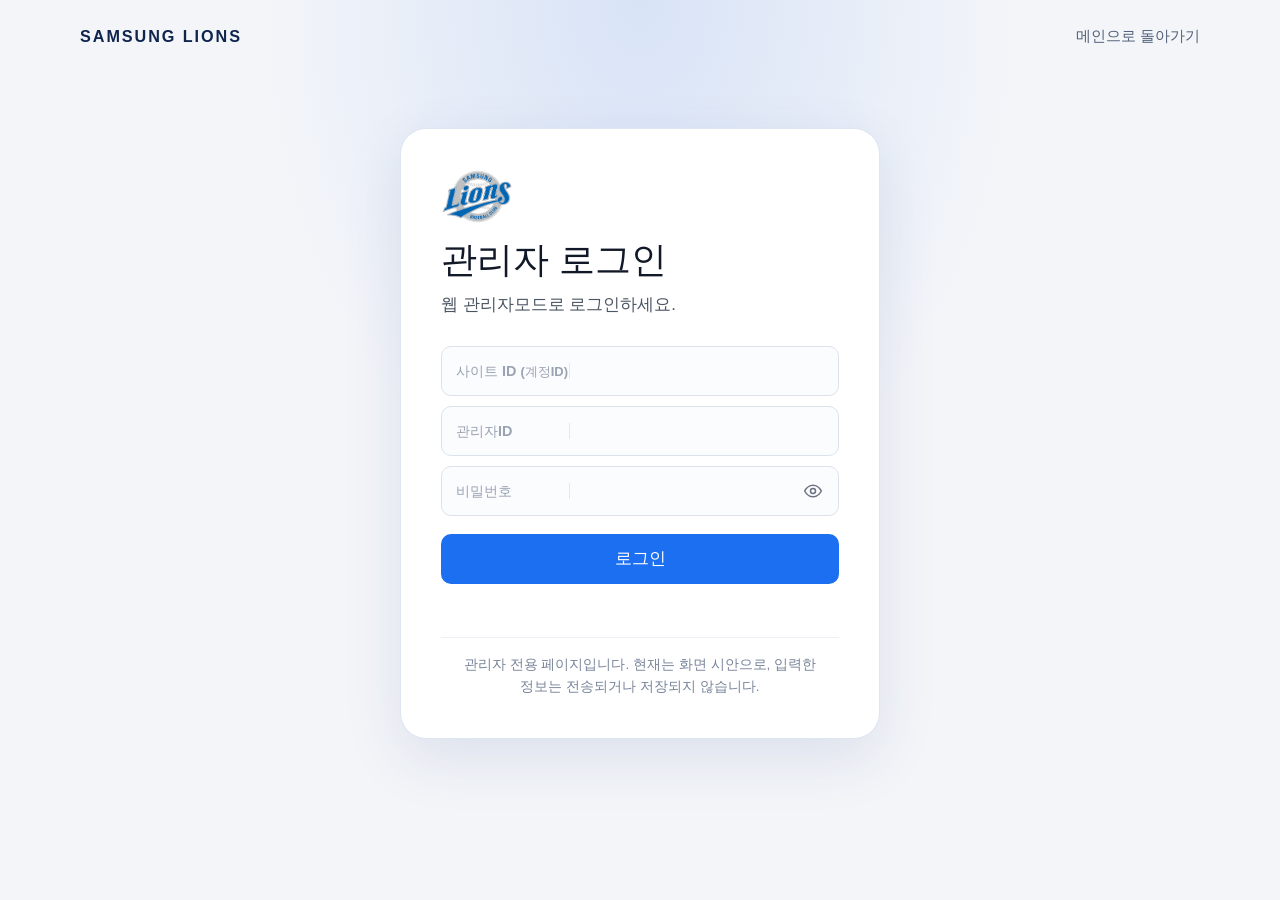
<file: admin-login.html>
<!doctype html>
<html lang="ko">
  <head>
    <meta charset="UTF-8" />
    <meta name="viewport" content="width=device-width, initial-scale=1.0" />
    <meta name="theme-color" content="#f3f5f9" />
    <!-- 관리자 페이지는 검색 결과에 노출되지 않게 -->
    <meta name="robots" content="noindex, nofollow" />
    <title>관리자 로그인 | 삼성 라이온즈</title>
    <link rel="stylesheet" href="style.css?v=2026111901" />
    <link rel="stylesheet" href="auth.css?v=2026111901" />
    <link rel="stylesheet" href="admin-login.css?v=2026111901" />
    <script src="admin-login.js?v=2026111901" defer></script>
  </head>
  <body class="auth-page admin-page">
    <header class="auth-header">
      <a class="auth-brand" href="index.html">SAMSUNG LIONS</a>
      <a class="auth-home-link" href="index.html">메인으로 돌아가기</a>
    </header>

    <main class="auth-main admin-main">
      <section class="auth-card admin-card" aria-labelledby="admin-title">
        <img class="admin-logo" src="images/header-logo.png" alt="삼성 라이온즈" />
        <h1 id="admin-title">관리자 로그인</h1>
        <p class="admin-description">웹 관리자모드로 로그인하세요.</p>

        <form class="admin-form" id="admin-form" novalidate>
          <div class="admin-field">
            <label for="admin-site-id">사이트 ID <span>(계정ID)</span></label>
            <input
              id="admin-site-id"
              name="site-id"
              type="text"
              autocomplete="organization"
              autocapitalize="off"
              spellcheck="false"
              required
            />
          </div>
          <div class="admin-field">
            <label for="admin-id">관리자ID</label>
            <input
              id="admin-id"
              name="admin-id"
              type="text"
              autocomplete="username"
              autocapitalize="off"
              spellcheck="false"
              required
            />
          </div>
          <div class="admin-field admin-field-password">
            <label for="admin-password">비밀번호</label>
            <input
              id="admin-password"
              name="password"
              type="password"
              autocomplete="current-password"
              required
            />
            <button
              type="button"
              class="admin-eye"
              id="admin-eye"
              aria-label="비밀번호 보기"
              aria-pressed="false"
              aria-controls="admin-password"
            >
              <svg class="admin-eye-open" viewBox="0 0 24 24" aria-hidden="true">
                <path d="M2 12s3.6-7 10-7 10 7 10 7-3.6 7-10 7S2 12 2 12Z" />
                <circle cx="12" cy="12" r="3" />
              </svg>
              <svg class="admin-eye-closed" viewBox="0 0 24 24" aria-hidden="true">
                <path d="M3 3l18 18" />
                <path d="M10.6 5.1A10.5 10.5 0 0 1 12 5c6.4 0 10 7 10 7a17.6 17.6 0 0 1-3.2 4.2" />
                <path d="M6.6 6.6A17.4 17.4 0 0 0 2 12s3.6 7 10 7a9.9 9.9 0 0 0 5.4-1.6" />
                <path d="M9.9 9.9a3 3 0 0 0 4.2 4.2" />
              </svg>
            </button>
          </div>
          <p class="admin-capslock" id="admin-capslock" hidden>Caps Lock이 켜져 있어요.</p>

          <button class="admin-submit" type="submit">로그인</button>
          <p class="admin-status" id="admin-status" role="status" aria-live="polite"></p>
        </form>

        <p class="auth-notice">
          관리자 전용 페이지입니다. 현재는 화면 시안으로, 입력한 정보는 전송되거나 저장되지 않습니다.
        </p>
      </section>
    </main>
  </body>
</html>
</file>
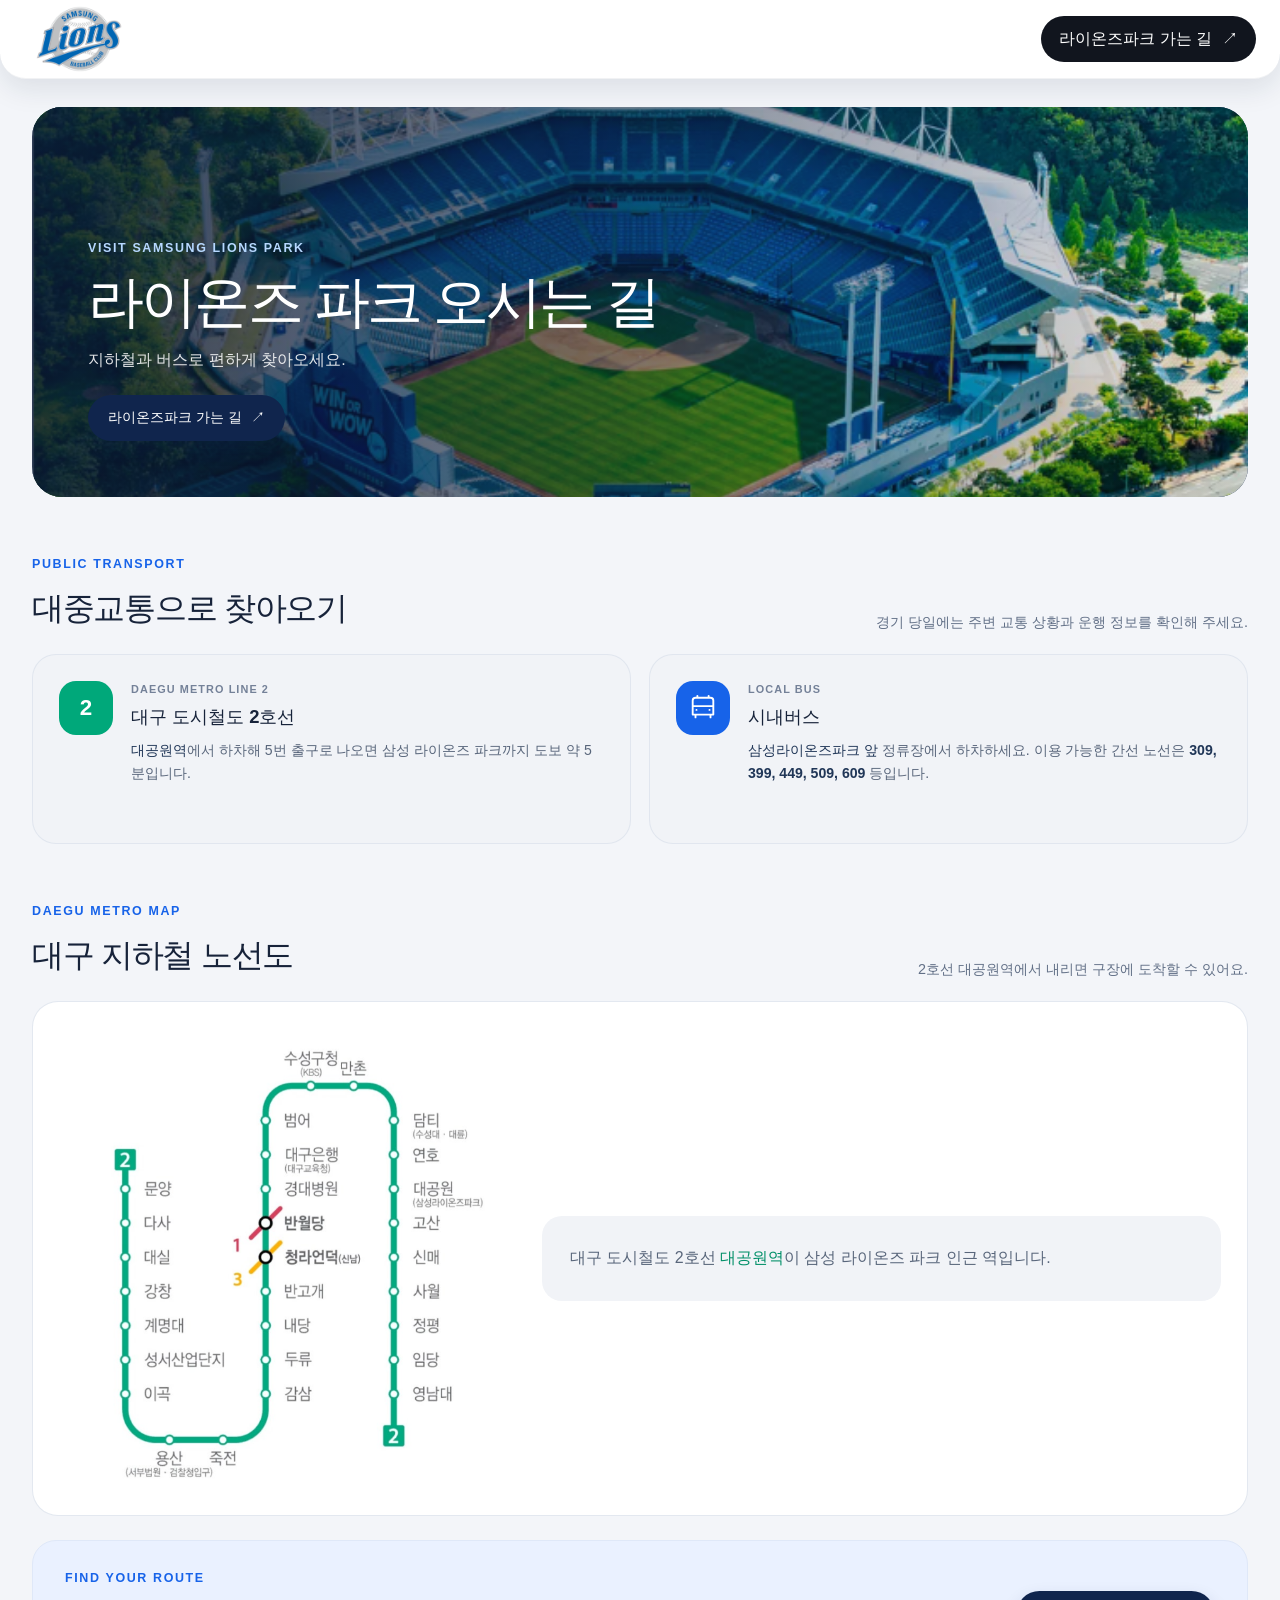
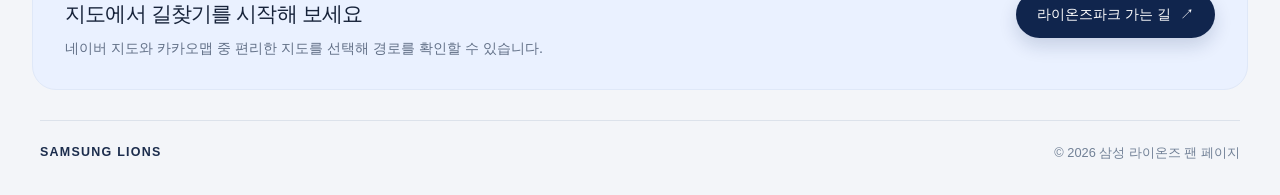
<file: 랜딩페이지 과제/directions.html>
<!DOCTYPE html>
<html lang="ko">
  <head>
    <meta charset="UTF-8" />
    <meta name="viewport" content="width=device-width, initial-scale=1.0" />
    <meta name="theme-color" content="#f5f7fb" />
    <meta
      name="description"
      content="삼성 라이온즈 파크 주변 지하철역과 버스 정류장, 대구 도시철도 노선도를 확인하세요."
    />
    <title>오시는 길 | 삼성 라이온즈 파크</title>
    <link rel="stylesheet" href="style.css" />
    <link rel="stylesheet" href="directions.css" />
  </head>
  <body>
    <div class="page-shell">
      <header class="header directions-header">
        <div class="header-container">
          <a
            class="header-logo-wrap"
            href="index.html"
            aria-label="삼성 라이온즈 페이지 홈"
          >
            <img
              src="images/header-logo.png"
              alt="삼성 라이온즈"
              class="header-img"
            />
          </a>
          <button
            class="header-cta directions-map-trigger"
            type="button"
            aria-haspopup="dialog"
            aria-controls="map-choice-dialog"
          >
            라이온즈파크 가는 길 <span aria-hidden="true">↗</span>
          </button>
        </div>
      </header>

      <main class="directions-main">
        <section class="directions-hero" aria-labelledby="directions-title">
          <img
            class="directions-hero-image"
            src="images/ballpark-aerial.png"
            alt="푸른 숲 사이에 자리한 대구 삼성 라이온즈 파크 전경"
          />
          <div class="directions-hero-shade"></div>
          <div class="directions-hero-copy">
            <p class="section-kicker">VISIT SAMSUNG LIONS PARK</p>
            <h1 id="directions-title">라이온즈 파크 오시는 길</h1>
            <p>지하철과 버스로 편하게 찾아오세요.</p>
            <button
              class="button button-primary directions-map-trigger"
              type="button"
              aria-haspopup="dialog"
              aria-controls="map-choice-dialog"
            >
              라이온즈파크 가는 길 <span aria-hidden="true">↗</span>
            </button>
          </div>
        </section>

        <section class="directions-transit" aria-labelledby="transit-title">
          <div class="directions-section-heading">
            <div>
              <p class="section-kicker">PUBLIC TRANSPORT</p>
              <h2 id="transit-title">대중교통으로 찾아오기</h2>
            </div>
            <p>경기 당일에는 주변 교통 상황과 운행 정보를 확인해 주세요.</p>
          </div>

          <div class="transit-card-grid">
            <article class="transit-card">
              <div class="transit-card-icon subway-icon" aria-hidden="true">
                2
              </div>
              <div>
                <p class="transit-card-label">DAEGU METRO LINE 2</p>
                <h3>대구 도시철도 2호선</h3>
                <p class="transit-card-detail">
                  <strong>대공원역</strong>에서 하차해 5번 출구로 나오면
                  삼성 라이온즈 파크까지 도보 약 5분입니다.
                </p>
              </div>
            </article>

            <article class="transit-card">
              <div class="transit-card-icon bus-icon" aria-hidden="true">
                <svg viewBox="0 0 32 32">
                  <path
                    d="M8 5h16a3 3 0 0 1 3 3v15H5V8a3 3 0 0 1 3-3Zm-3 9h22M10 5V3m12 2V3M8 23v3m16-3v3M9 18h.1m13.8 0h.1"
                  />
                </svg>
              </div>
              <div>
                <p class="transit-card-label">LOCAL BUS</p>
                <h3>시내버스</h3>
                <p class="transit-card-detail">
                  <strong>삼성라이온즈파크 앞</strong> 정류장에서 하차하세요.
                  이용 가능한 간선 노선은
                  <strong>309, 399, 449, 509, 609</strong> 등입니다.
                </p>
              </div>
            </article>
          </div>
        </section>

        <section class="subway-section" aria-labelledby="subway-title">
          <div class="directions-section-heading">
            <div>
              <p class="section-kicker">DAEGU METRO MAP</p>
              <h2 id="subway-title">대구 지하철 노선도</h2>
            </div>
            <p>
              2호선 대공원역에서 내리면 구장에 도착할 수 있어요.
            </p>
          </div>
          <figure class="subway-map-card">
            <img
              src="images/daegu-subway-route.png"
              alt="대구 지하철 노선도. 2호선 대공원역에 삼성라이온즈파크가 표시되어 있습니다."
              loading="lazy"
            />
            <figcaption>
              대구 도시철도 2호선 <strong>대공원역</strong>이 삼성
              라이온즈 파크 인근 역입니다.
            </figcaption>
          </figure>
        </section>

        <section class="directions-map-cta">
          <div>
            <p class="section-kicker">FIND YOUR ROUTE</p>
            <h2>지도에서 길찾기를 시작해 보세요</h2>
            <p>
              네이버 지도와 카카오맵 중 편리한 지도를 선택해 경로를 확인할 수
              있습니다.
            </p>
          </div>
          <button
            class="button button-primary directions-map-trigger"
            type="button"
            aria-haspopup="dialog"
            aria-controls="map-choice-dialog"
          >
            라이온즈파크 가는 길 <span aria-hidden="true">↗</span>
          </button>
        </section>
      </main>

      <dialog
        class="map-choice-dialog"
        id="map-choice-dialog"
        aria-labelledby="map-choice-title"
      >
        <div class="map-choice-header">
          <h2 id="map-choice-title">라이온즈파크 가는 길</h2>
          <button
            type="button"
            class="map-choice-close"
            aria-label="창 닫기"
            data-close-map-dialog
          >
            &times;
          </button>
        </div>
        <p>원하는 지도를 선택해 위치와 길찾기를 확인해 보세요.</p>
        <div class="map-choice-links">
          <div class="map-choice-item">
            <label class="map-choice-option">
              <input
                type="radio"
                name="map-provider"
                value="naver"
                checked
              />
              <span class="map-choice-icon naver-map-icon" aria-hidden="true">
                <svg viewBox="0 0 48 48">
                  <path d="M16 11h7l9 15V11h7v26h-7l-9-15v15h-7z" />
                </svg>
              </span>
              <span class="map-choice-name">네이버 지도</span>
            </label>
          </div>
          <div class="map-choice-item">
            <label class="map-choice-option">
              <input
                type="radio"
                name="map-provider"
                value="kakao"
              />
              <span class="map-choice-icon kakao-map-icon" aria-hidden="true">
                <svg viewBox="0 0 48 48">
                  <path d="M24 5C14.6 5 8 11.4 8 19.4c0 6.1 4.1 11.4 10.1 13.4L24 43l5.9-10.2C35.9 30.8 40 25.5 40 19.4 40 11.4 33.4 5 24 5Z" />
                  <path class="kakao-map-letter" d="M17 16h14v3h-5.5v9h-3v-9H17z" />
                </svg>
              </span>
              <span class="map-choice-name">카카오맵</span>
            </label>
          </div>
        </div>
        <a
          class="map-choice-route"
          href="https://map.naver.com/p/search/%EC%82%BC%EC%84%B1%20%EB%9D%BC%EC%9D%B4%EC%98%A8%EC%A6%88%20%ED%8C%8C%ED%81%AC/place/19909612?c=15.00,0,0,0,dh&amp;placePath=%2Fhome%3Fbk_query%3D%EC%82%BC%EC%84%B1%20%EB%9D%BC%EC%9D%B4%EC%98%A8%EC%A6%88%20%ED%8C%8C%ED%81%AC%26entry%3Dbmp%26from%3Dmap%26fromPanelNum%3D2%26timestamp%3D202611111418%26locale%3Dko%26svcName%3Dmap_pcv5%26searchText%3D%EC%82%BC%EC%84%B1%20%EB%9D%BC%EC%9D%B4%EC%98%A8%EC%A6%88%20%ED%8C%8C%ED%81%AC"
          target="_blank"
          rel="noopener noreferrer"
          aria-label="네이버 지도 길찾기"
          >길찾기</a
        >
      </dialog>

      <footer class="footer">
        <a href="index.html" class="footer-brand">SAMSUNG LIONS</a>
        <p>&copy; 2026 삼성 라이온즈 팬 페이지</p>
      </footer>
    </div>
    <script>
      const mapChoiceDialog = document.querySelector("#map-choice-dialog");
      const mapChoiceTriggers = document.querySelectorAll(
        ".directions-map-trigger",
      );
      const mapChoiceClose = document.querySelector("[data-close-map-dialog]");
      const mapChoiceRoute = document.querySelector(".map-choice-route");
      const mapProviderInputs = document.querySelectorAll(
        'input[name="map-provider"]',
      );
      const mapProviderLinks = {
        naver:
          "https://map.naver.com/p/search/%EC%82%BC%EC%84%B1%20%EB%9D%BC%EC%9D%B4%EC%98%A8%EC%A6%88%20%ED%8C%8C%ED%81%AC/place/19909612?c=15.00,0,0,0,dh&placePath=%2Fhome%3Fbk_query%3D%EC%82%BC%EC%84%B1%20%EB%9D%BC%EC%9D%B4%EC%98%A8%EC%A6%88%20%ED%8C%8C%ED%81%AC%26entry%3Dbmp%26from%3Dmap%26fromPanelNum%3D2%26timestamp%3D202611111418%26locale%3Dko%26svcName%3Dmap_pcv5%26searchText%3D%EC%82%BC%EC%84%B1%20%EB%9D%BC%EC%9D%B4%EC%98%A8%EC%A6%88%20%ED%8C%8C%ED%81%AC",
        kakao: "https://place.map.kakao.com/12864272",
      };

      mapProviderInputs.forEach((input) =>
        input.addEventListener("change", () => {
          if (!input.checked) return;
          mapChoiceRoute.href = mapProviderLinks[input.value];
          mapChoiceRoute.setAttribute(
            "aria-label",
            `${input.value === "naver" ? "네이버 지도" : "카카오맵"} 길찾기`,
          );
        }),
      );

      mapChoiceTriggers.forEach((trigger) =>
        trigger.addEventListener("click", () => mapChoiceDialog.showModal()),
      );
      mapChoiceClose.addEventListener("click", () => mapChoiceDialog.close());
    </script>
  </body>
</html>
</file>
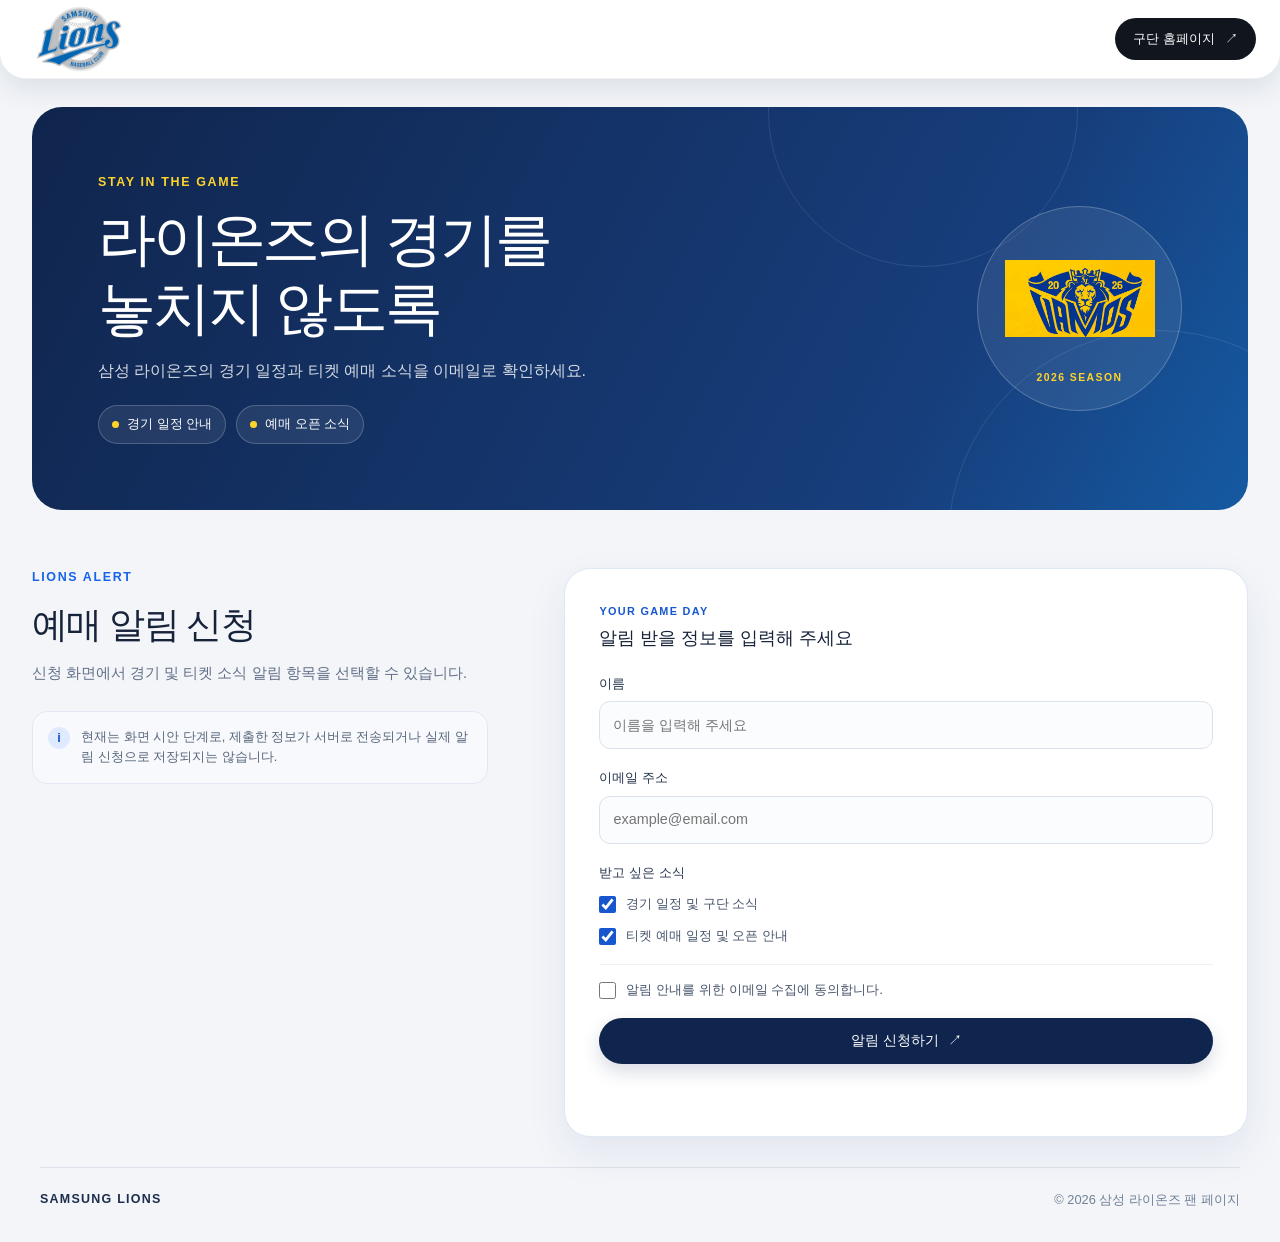
<file: 랜딩페이지 과제/notification.html>
<!DOCTYPE html>
<html lang="ko">
  <head>
    <meta charset="UTF-8" />
    <meta name="viewport" content="width=device-width, initial-scale=1.0" />
    <meta name="theme-color" content="#f5f7fb" />
    <meta
      name="description"
      content="삼성 라이온즈 경기 일정과 티켓 예매 소식을 이메일 알림으로 받아보세요."
    />
    <title>예매 알림 신청 | 삼성 라이온즈</title>
    <link rel="stylesheet" href="style.css" />
    <link rel="stylesheet" href="notification.css" />
  </head>
  <body>
    <div class="page-shell">
      <header class="header notification-header">
        <div class="header-container">
          <a
            class="header-logo-wrap"
            href="index.html"
            aria-label="삼성 라이온즈 페이지 홈"
          >
            <img
              src="images/header-logo.png"
              alt="삼성 라이온즈"
              class="header-img"
            />
          </a>
          <a
            class="header-cta"
            href="https://www.samsunglions.com/"
            target="_blank"
            rel="noopener noreferrer"
          >
            구단 홈페이지 <span aria-hidden="true">↗</span>
          </a>
        </div>
      </header>

      <main class="notification-main">
        <section
          class="notification-hero"
          aria-labelledby="notification-title"
        >
          <div class="notification-hero-copy">
            <p class="section-kicker">STAY IN THE GAME</p>
            <h1 id="notification-title">
              라이온즈의 경기를<br />놓치지 않도록
            </h1>
            <p>
              삼성 라이온즈의 경기 일정과 티켓 예매 소식을 이메일로
              확인하세요.
            </p>
            <div class="notification-highlights" aria-label="알림 안내">
              <span><i aria-hidden="true"></i> 경기 일정 안내</span>
              <span><i aria-hidden="true"></i> 예매 오픈 소식</span>
            </div>
          </div>
          <div class="notification-logo-card">
            <img src="images/logo1.png" alt="삼성 라이온즈 엠블럼" />
            <span>2026 SEASON</span>
          </div>
          <span
            class="notification-hero-orb notification-hero-orb-one"
            aria-hidden="true"
          ></span>
          <span
            class="notification-hero-orb notification-hero-orb-two"
            aria-hidden="true"
          ></span>
        </section>

        <section class="notification-content">
          <div class="notification-intro">
            <p class="section-kicker">LIONS ALERT</p>
            <h2>예매 알림 신청</h2>
            <p>
              신청 화면에서 경기 및 티켓 소식 알림 항목을 선택할 수 있습니다.
            </p>
            <div class="notification-note">
              <span class="notification-note-icon" aria-hidden="true">i</span>
              <p>
                현재는 화면 시안 단계로, 제출한 정보가 서버로 전송되거나
                실제 알림 신청으로 저장되지는 않습니다.
              </p>
            </div>
          </div>

          <form class="notification-form" id="notification-form">
            <div class="notification-form-heading">
              <span>YOUR GAME DAY</span>
              <strong>알림 받을 정보를 입력해 주세요</strong>
            </div>

            <div class="notification-field">
              <label for="notification-name">이름</label>
              <input
                type="text"
                id="notification-name"
                name="name"
                placeholder="이름을 입력해 주세요"
                autocomplete="name"
                required
              />
            </div>

            <div class="notification-field">
              <label for="notification-email">이메일 주소</label>
              <input
                type="email"
                id="notification-email"
                name="email"
                placeholder="example@email.com"
                autocomplete="email"
                required
              />
            </div>

            <fieldset class="notification-preferences">
              <legend>받고 싶은 소식</legend>
              <label class="notification-option">
                <input
                  type="checkbox"
                  name="updates"
                  value="schedule"
                  checked
                />
                <span>경기 일정 및 구단 소식</span>
              </label>
              <label class="notification-option">
                <input
                  type="checkbox"
                  name="updates"
                  value="tickets"
                  checked
                />
                <span>티켓 예매 일정 및 오픈 안내</span>
              </label>
            </fieldset>

            <label class="notification-consent">
              <input type="checkbox" name="consent" required />
              <span>알림 안내를 위한 이메일 수집에 동의합니다.</span>
            </label>

            <button type="submit" class="button button-primary notification-submit">
              알림 신청하기 <span aria-hidden="true">↗</span>
            </button>
            <p
              class="notification-form-status"
              id="notification-form-status"
              role="status"
              aria-live="polite"
            ></p>
          </form>
        </section>
      </main>

      <footer class="footer">
        <a href="index.html" class="footer-brand">SAMSUNG LIONS</a>
        <p>&copy; 2026 삼성 라이온즈 팬 페이지</p>
      </footer>
    </div>
    <script>
      const notificationForm = document.querySelector("#notification-form");
      const notificationStatus = document.querySelector(
        "#notification-form-status",
      );

      notificationForm.addEventListener("submit", (event) => {
        event.preventDefault();
        notificationStatus.textContent =
          "입력 내용을 확인했습니다. 실제 알림 신청은 서버 연동 후 이용할 수 있습니다.";
      });
    </script>
  </body>
</html>
</file>
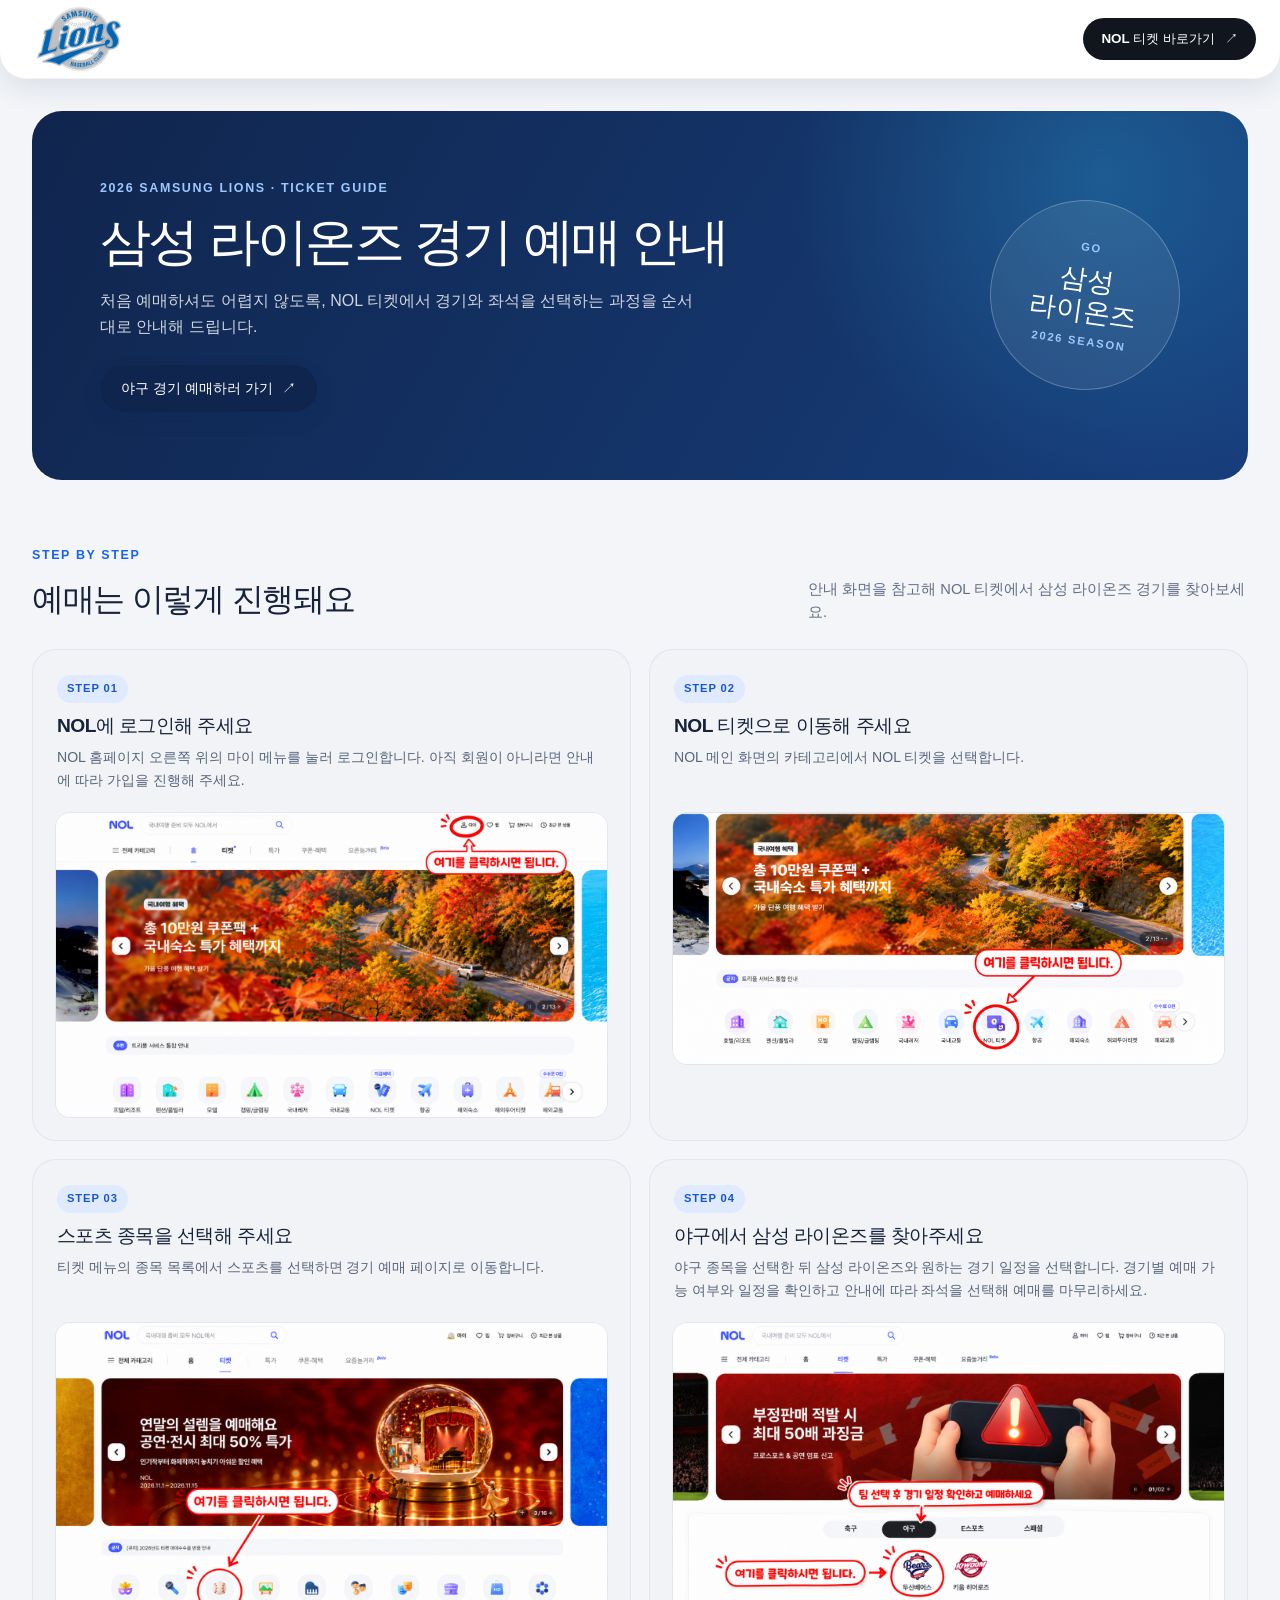
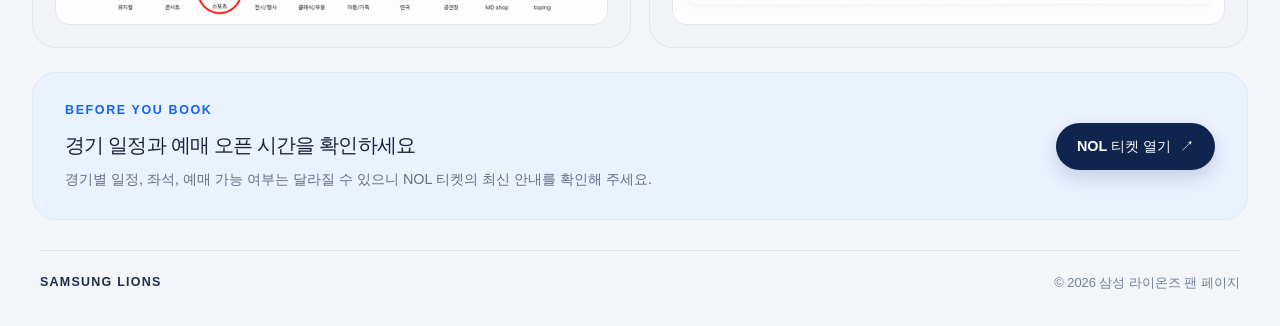
<file: 랜딩페이지 과제/ticket-guide.html>
<!DOCTYPE html>
<html lang="ko">
  <head>
    <meta charset="UTF-8" />
    <meta name="viewport" content="width=device-width, initial-scale=1.0" />
    <meta name="theme-color" content="#f5f7fb" />
    <meta
      name="description"
      content="NOL 티켓에서 삼성 라이온즈 경기 예매를 진행하는 방법을 단계별로 안내합니다."
    />
    <title>삼성 라이온즈 경기 예매 안내</title>
    <link rel="stylesheet" href="style.css" />
    <link rel="stylesheet" href="ticket-guide.css" />
  </head>
  <body>
    <div class="page-shell">
      <header class="header guide-header">
        <div class="header-container">
          <a
            class="header-logo-wrap"
            href="index.html"
            aria-label="삼성 라이온즈 페이지 홈"
          >
            <img
              src="images/header-logo.png"
              alt="삼성 라이온즈"
              class="header-img"
            />
          </a>
          <a
            class="header-cta"
            href="https://nol.yanolja.com/ticket/genre/sports"
            target="_blank"
            rel="noopener noreferrer"
          >
            NOL 티켓 바로가기 <span aria-hidden="true">↗</span>
          </a>
        </div>
      </header>

      <main class="ticket-guide-main">
        <section class="guide-hero" aria-labelledby="guide-title">
          <div class="guide-hero-copy">
            <p class="section-kicker">2026 SAMSUNG LIONS · TICKET GUIDE</p>
            <h1 id="guide-title">삼성 라이온즈 경기 예매 안내</h1>
            <p>
              처음 예매하셔도 어렵지 않도록, NOL 티켓에서 경기와 좌석을
              선택하는 과정을 순서대로 안내해 드립니다.
            </p>
            <a
              class="button button-primary"
              href="https://nol.yanolja.com/ticket/genre/sports"
              target="_blank"
              rel="noopener noreferrer"
            >
              야구 경기 예매하러 가기
              <span aria-hidden="true">↗</span>
            </a>
          </div>
          <div class="guide-hero-mark" aria-hidden="true">
            <span>GO</span>
            <strong>삼성<br />라이온즈</strong>
            <span>2026 SEASON</span>
          </div>
        </section>

        <section class="guide-steps" aria-labelledby="steps-title">
          <div class="guide-section-heading">
            <div>
              <p class="section-kicker">STEP BY STEP</p>
              <h2 id="steps-title">예매는 이렇게 진행돼요</h2>
            </div>
            <p>
              안내 화면을 참고해 NOL 티켓에서 삼성 라이온즈 경기를 찾아보세요.
            </p>
          </div>

          <div class="guide-step-grid">
            <article class="guide-step-card">
              <div class="guide-step-copy">
                <span class="guide-step-number">STEP 01</span>
                <h3>NOL에 로그인해 주세요</h3>
                <p>
                  NOL 홈페이지 오른쪽 위의 마이 메뉴를 눌러 로그인합니다.
                  아직 회원이 아니라면 안내에 따라 가입을 진행해 주세요.
                </p>
              </div>
              <img
                class="guide-step-image"
                src="images/ticket-step-01-login.png"
                alt="NOL 홈페이지의 마이 메뉴 위치를 표시한 안내 화면"
                loading="lazy"
              />
            </article>

            <article class="guide-step-card">
              <div class="guide-step-copy">
                <span class="guide-step-number">STEP 02</span>
                <h3>NOL 티켓으로 이동해 주세요</h3>
                <p>
                  NOL 메인 화면의 카테고리에서 NOL 티켓을 선택합니다.
                </p>
              </div>
              <img
                class="guide-step-image"
                src="images/ticket-step-02-nol-ticket.png"
                alt="NOL 메인 화면의 NOL 티켓 아이콘 위치 안내"
                loading="lazy"
              />
            </article>

            <article class="guide-step-card">
              <div class="guide-step-copy">
                <span class="guide-step-number">STEP 03</span>
                <h3>스포츠 종목을 선택해 주세요</h3>
                <p>
                  티켓 메뉴의 종목 목록에서 스포츠를 선택하면 경기 예매
                  페이지로 이동합니다.
                </p>
              </div>
              <img
                class="guide-step-image"
                src="images/ticket-step-03-sports.png"
                alt="NOL 티켓 메뉴에서 스포츠 종목을 선택하는 화면"
                loading="lazy"
              />
            </article>

            <article class="guide-step-card">
              <div class="guide-step-copy">
                <span class="guide-step-number">STEP 04</span>
                <h3>야구에서 삼성 라이온즈를 찾아주세요</h3>
                <p>
                  야구 종목을 선택한 뒤 삼성 라이온즈와 원하는 경기 일정을
                  선택합니다. 경기별 예매 가능 여부와 일정을 확인하고 안내에
                  따라 좌석을 선택해 예매를 마무리하세요.
                </p>
              </div>
              <img
                class="guide-step-image"
                src="images/ticket-step-04-select-team.png"
                alt="야구 종목과 구단을 선택해 경기 예매를 진행하는 화면"
                loading="lazy"
              />
            </article>
          </div>
        </section>

        <section class="guide-notice">
          <div>
            <p class="section-kicker">BEFORE YOU BOOK</p>
            <h2>경기 일정과 예매 오픈 시간을 확인하세요</h2>
            <p>
              경기별 일정, 좌석, 예매 가능 여부는 달라질 수 있으니 NOL 티켓의
              최신 안내를 확인해 주세요.
            </p>
          </div>
          <a
            class="button button-primary"
            href="https://nol.yanolja.com/ticket/genre/sports"
            target="_blank"
            rel="noopener noreferrer"
          >
            NOL 티켓 열기 <span aria-hidden="true">↗</span>
          </a>
        </section>
      </main>

      <footer class="footer">
        <a href="index.html" class="footer-brand">SAMSUNG LIONS</a>
        <p>&copy; 2026 삼성 라이온즈 팬 페이지</p>
      </footer>
    </div>
  </body>
</html>
</file>
<file: style.css>
/* ===== 기본 ===== */
* {
    box-sizing: border-box;
    margin: 0;
    padding: 0;
}

:root {
    color-scheme: light;
    font-family: Pretendard, 'Noto Sans KR', 'Apple SD Gothic Neo', 'Malgun Gothic', sans-serif;
    color: #101b32;
    background: #f3f5f9;
    font-synthesis: none;
    text-rendering: optimizeLegibility;
    -webkit-font-smoothing: antialiased;
    --navy: #10254d;
    --blue: #1763e9;
    --cyan: #31c4f3;
    --muted: #627087;
    /* 모든 앱 아이콘(SNS·응원단·지도) 공통 크기: PC 60px, 좁은 화면에서도 한 줄에 들어가게 최소 44px */
    --app-icon-size: clamp(44px, 12vw, 60px);
}

/* 사이트 전체 기본 글자 크기 키움 (16px → PC 18px / 모바일 17px) — rem 단위 글자가 모두 함께 커짐 */
html {
    font-size: 112.5%;
    scroll-behavior: smooth;
}

@media (max-width: 680px) {
    html {
        font-size: 106.25%;
    }
}

body {
    min-width: 320px;
    overflow-x: clip;
    line-height: 1.6;
}

a {
    color: inherit;
}

.page-shell {
    width: min(100% - 32px, 1600px);
    margin: 0 auto;
    padding-bottom: 24px;
}

main {
    display: grid;
    grid-template-columns: minmax(0, 1fr);
    gap: 88px;
    padding-top: 12px;
}

.landing-header + main {
    gap: 56px;
}

main [id] {
    scroll-margin-top: 96px;
}

/* ===== 헤더 (반투명) ===== */
.header {
    position: sticky;
    top: 0;
    z-index: 10;
    width: calc(100% + 32px);
    margin-left: -16px;
    /* 스크롤 전 반투명: 메인 히어로 양옆 흐린 배경과 같은 값 (흐림 28px · 채도 1.1 · 배경색 30%) */
    border-bottom: 1px solid transparent;
    border-radius: 0 0 26px 26px;
    background: rgba(243, 245, 249, 0.3);
    -webkit-backdrop-filter: blur(28px) saturate(1.1);
    backdrop-filter: blur(28px) saturate(1.1);
    box-shadow: none;
    transition:
        background-color 0.3s ease,
        box-shadow 0.3s ease,
        border-color 0.3s ease;
}

/* 소개 페이지 헤더 — 메인과 같은 스크롤 효과 (값은 menu.js가 계산)
   스크롤 전: 화면 가로 가득·라운드 없음·반투명 → 스크롤하는 동안 페이지 콘텐츠 폭으로 줄고 라운드 생김 → 흰색
   400px 이후: 내리면 위로 숨고, 올리면 다시 등장 */
.header:not(.landing-header) {
    width: var(--header-width, calc(100% + 32px));
    margin-left: calc(50% - var(--header-width, calc(100% + 32px)) / 2);
    border-radius: 0 0 var(--header-radius, 26px) var(--header-radius, 26px);
    translate: 0 0;
    transition:
        background-color 0.3s ease,
        box-shadow 0.3s ease,
        border-color 0.3s ease,
        translate 0.35s ease;
}

.header-hidden .header:not(.landing-header):not(:focus-within) {
    translate: 0 -110%;
}

.header-scrolled .header:not(.landing-header) {
    border-bottom-color: rgba(16, 37, 77, 0.06);
    background: #fff;
    box-shadow: 0 10px 28px rgba(20, 35, 60, 0.1);
}

.header-container {
    display: flex;
    align-items: center;
    gap: 40px;
    width: min(100% - 48px, 1380px);
    min-height: 84px;
    margin: 0 auto;
}

.header-logo-wrap {
    display: block;
    flex: 0 0 110px;
    height: 68px;
}

.header-img {
    display: block;
    width: 100%;
    height: 100%;
    object-fit: contain;
}

.nav-menu {
    display: flex;
    align-items: center;
    gap: clamp(20px, 2.6vw, 56px);
    margin-right: auto;
}

.nav-menu a {
    color: #17233a;
    font-size: 1rem;
    font-weight: 700;
    white-space: nowrap;
    text-decoration: none;
    transition: color 0.2s ease;
}

.nav-menu a:hover,
.nav-menu a[aria-current="page"] {
    color: var(--blue);
}

.header-cta {
    display: inline-flex;
    align-items: center;
    gap: 10px;
    min-height: 48px;
    padding: 12px 24px;
    border-radius: 999px;
    background: #11151e;
    color: #fff;
    font-size: 0.92rem;
    font-weight: 700;
    text-decoration: none;
    white-space: nowrap;
}

.header-account-links {
    display: flex;
    flex: 0 0 auto;
    align-items: center;
    gap: 14px;
}

.header-account-links a {
    color: #17233a;
    font-size: 0.86rem;
    font-weight: 700;
    text-decoration: none;
    white-space: nowrap;
}

.header-account-links a:hover {
    color: var(--blue);
}

.header-account-links .header-signup-link {
    padding: 10px 15px;
    border-radius: 999px;
    background: var(--blue);
    color: #fff;
}

.header-account-links .header-signup-link:hover {
    background: #0e4fc5;
    color: #fff;
}

.menu-toggle,
.hamburger {
    display: none;
}

/* 메인 페이지 헤더
   스크롤 전: 히어로처럼 화면 가로 가득, 반투명, 라운드 없음
   스크롤하는 동안: 히어로와 같은 비율로 폭이 줄고 라운드가 생김 (--header-width, --header-radius는 JS가 계산)
   스크롤 후: 흰색 */
.landing-header {
    position: fixed;
    top: 0;
    right: 0;
    left: 0;
    width: var(--header-width, 100%);
    margin: 0 auto;
    border-radius: 0 0 var(--header-radius, 0px) var(--header-radius, 0px);
    transition:
        background-color 0.3s ease,
        box-shadow 0.3s ease,
        border-color 0.3s ease,
        backdrop-filter 0.3s ease;
}

/* 히어로가 다 줄어든 뒤 아래로 스크롤하면 헤더를 위로 숨김 → 히어로와 겹치지 않음, 위로 올리면 다시 등장 */
.landing-header {
    /* 스크롤 전 반투명: 히어로 양옆 흐린 배경과 같은 느낌
       (히어로: 흐림 28px · 채도 1.1 · 사진 70% + 뒤 페이지 배경 30%) */
    border-bottom-color: transparent;
    background: rgba(243, 245, 249, 0.3);
    -webkit-backdrop-filter: blur(28px) saturate(1.1);
    backdrop-filter: blur(28px) saturate(1.1);
    box-shadow: none;
    translate: 0 0;
    transition-property: background-color, box-shadow, border-color, backdrop-filter, translate;
    transition-duration: 0.3s, 0.3s, 0.3s, 0.3s, 0.35s;
}

.header-hidden .landing-header:not(:focus-within) {
    translate: 0 -110%;
}

.header-scrolled .landing-header {
    border-bottom-color: rgba(16, 37, 77, 0.06);
    background: #fff;
    box-shadow: 0 10px 28px rgba(20, 35, 60, 0.1);
}

.landing-header + main {
    padding-top: 0;
}

/* PC·태블릿: 히어로가 헤더 바로 아래에서 시작하고,
   줄어드는 동안(스크롤 400px)에는 헤더 밑에 고정 → 다 줄어든 뒤 평소처럼 스크롤
   (--hero-pin-space는 JS가 계산: 고정되는 동안 필요한 여유 공간) */
.hero-pin {
    min-width: 0;
}

@media (min-width: 681px) {
    /* 스크롤 거리는 script.js의 SHRINK_DISTANCE와 같게 유지 */
    .hero-pin {
        padding-bottom: 180px;
        margin-bottom: calc(var(--hero-pin-pull, 0px) * -1);
    }

    /* 스크롤 전: 화면 맨 위에서 시작해 헤더와 겹침
       스크롤하는 동안: 줄어들면서 헤더 높이만큼 내려와(--hero-shift), 다 줄면 헤더 바로 아래에 위치 */
    .landing-header + main .hero-swiper {
        position: sticky;
        top: 0;
        z-index: 1;
        /* 히어로 = 정확히 한 화면 높이 */
        aspect-ratio: auto;
        height: 100vh;
        height: 100svh;
        transform: translateY(var(--hero-shift, 0px)) scale(var(--hero-scale, 1));
    }
}

/* ===== 공통 버튼 ===== */
.button {
    display: inline-flex;
    min-height: 46px;
    align-items: center;
    justify-content: center;
    gap: 9px;
    padding: 11px 20px;
    border: 1px solid transparent;
    border-radius: 999px;
    font: inherit;
    font-size: 0.9rem;
    font-weight: 700;
    text-align: center;
    text-decoration: none;
    cursor: pointer;
    transition: transform 0.2s ease, box-shadow 0.2s ease, background 0.2s ease;
}

.button:hover {
    transform: translateY(-2px);
}

.button-primary {
    background: var(--navy);
    color: #fff;
    box-shadow: 0 8px 18px rgba(13, 37, 88, 0.16);
}

.button-primary:hover {
    background: #0a1d3e;
}

.button-light {
    background: #fff;
    color: #17233b;
}

/* ===== 히어로 슬라이더
   페이지 가로폭 가득 + 사진과 같은 비율(640:446) → 사진이 잘리지 않음
   스크롤하면 카드 섹션 양 끝에 맞게 축소 (--hero-scale은 JS가 계산), 위쪽 기준으로 줄어 헤더 밑에 붙어 있음 ===== */
.hero-swiper {
    width: var(--page-width, 100vw);
    min-width: 0;
    aspect-ratio: 640 / 446;
    margin-left: calc(50% - var(--page-width, 100vw) / 2);
    border-radius: 0;
    transform: scale(var(--hero-scale, 1));
    transform-origin: center top;
    will-change: transform;
    --swiper-theme-color: #fff;
    --swiper-navigation-size: 28px;
    --swiper-pagination-bullet-inactive-color: #fff;
    --swiper-pagination-bullet-inactive-opacity: 0.5;
}

.hero-swiper .swiper-wrapper,
.hero-swiper .swiper-slide,
.hero-section,
.hero-photo-slide {
    width: 100%;
    height: 100%;
}

.hero-photo-slide {
    position: relative;
    overflow: hidden;
}

/* 1번 슬라이드 배경: 파란 그라데이션·장식 원 대신 라이온즈파크 야경 사진 */
/* (아래 원래 .hero-section 규칙보다 우선하도록 .hero-swiper를 붙여 작성)
   로고 카드를 없앴으므로 문구만 한 칸으로 (모든 화면 크기) */
.hero-swiper .hero-section {
    grid-template-columns: minmax(0, 1fr);
    background: #0b1a3a;
}

.hero-swiper .hero-copy {
    max-width: 920px;
}

.hero-section > .hero-bg {
    position: absolute;
    inset: 0;
    z-index: -2;
}

.hero-swiper .hero-section::before,
.hero-swiper .hero-section .hero-orb {
    display: none;
}

/* 흰 글자가 잘 읽히도록 왼쪽(문구 쪽)을 살짝 어둡게 */
.hero-swiper .hero-section::after {
    inset: 0;
    width: auto;
    height: auto;
    border: 0;
    border-radius: 0;
    background: linear-gradient(90deg, rgba(4, 16, 40, 0.6) 0%, rgba(4, 16, 40, 0.25) 55%, rgba(4, 16, 40, 0.1) 100%);
}

/* 히어로 사진 양옆 여백: 같은 사진을 흐리고 반투명하게 (뒤 페이지 배경이 살짝 비침) */
.hero-photo-slide.media-fill::before {
    inset: -40px;
    filter: blur(28px) saturate(1.1);
    opacity: 0.7;
}

/* 사진 양쪽 끝을 흐린 배경 쪽으로 서서히 투명하게 → 경계선 없이 자연스럽게 이어짐 */
.hero-photo-slide.media-fill img {
    width: auto;
    max-width: 100%;
    height: 100%;
    -webkit-mask-image: linear-gradient(90deg, transparent 0%, #000 9%, #000 91%, transparent 100%);
    mask-image: linear-gradient(90deg, transparent 0%, #000 9%, #000 91%, transparent 100%);
}

.hero-photo-slide img {
    display: block;
    width: 100%;
    height: 100%;
    object-fit: cover;
    object-position: center 30%;
}

/* 1번 슬라이드 — 문구 박스 */
.hero-section {
    position: relative;
    display: grid;
    grid-template-columns: 1.1fr 0.9fr;
    align-items: center;
    gap: clamp(20px, 4vw, 80px);
    overflow: hidden;
    padding: clamp(28px, 4vw, 80px) clamp(32px, 5vw, 110px);
    isolation: isolate;
    background: linear-gradient(112deg, #2864ef 0%, #5698f8 50%, #b9e2ff 100%);
    color: #fff;
}

.hero-section::before,
.hero-section::after {
    position: absolute;
    z-index: -1;
    border: 1px solid rgba(255, 255, 255, 0.15);
    border-radius: 50%;
    content: "";
}

.hero-section::before {
    top: -58%;
    right: 2%;
    width: 75%;
    height: 160%;
    transform: rotate(-24deg);
    background: linear-gradient(130deg, rgba(255, 255, 255, 0.12), transparent 58%);
}

.hero-section::after {
    right: 36%;
    bottom: -78%;
    width: 82%;
    height: 120%;
    background: rgba(23, 86, 222, 0.12);
}

.hero-copy {
    position: relative;
    z-index: 1;
    min-width: 0;
}

.hero-eyebrow,
.section-kicker {
    margin-bottom: 16px;
    font-size: 0.78rem;
    font-weight: 750;
    letter-spacing: 0.13em;
}

/* 문구·로고 크기를 화면 폭에 비례시켜 박스의 빈 공간을 줄임 */
.hero-eyebrow {
    margin-bottom: clamp(12px, 1.2vw, 24px);
    color: rgba(255, 255, 255, 0.78);
    font-size: clamp(0.7rem, 1.05vw, 1.15rem);
}

.hero-copy h1 {
    font-size: clamp(1.4rem, 4.6vw, 5.8rem);
    font-weight: 780;
    letter-spacing: -0.055em;
    line-height: 1.15;
}

.hero-description {
    margin-top: clamp(12px, 1.6vw, 30px);
    color: rgba(255, 255, 255, 0.88);
    font-size: clamp(0.88rem, 1.45vw, 1.6rem);
}

.hero-actions {
    display: flex;
    flex-wrap: wrap;
    gap: clamp(10px, 0.9vw, 18px);
    margin-top: clamp(18px, 2.6vw, 50px);
}

.hero-actions .button {
    min-height: clamp(42px, 3.3vw, 64px);
    min-width: 160px;
    padding: 0 clamp(18px, 1.6vw, 32px);
    font-size: clamp(0.86rem, 1vw, 1.15rem);
}

.hero-art {
    position: relative;
    z-index: 1;
    justify-self: center;
    width: min(100%, clamp(200px, 36vw, 720px));
    min-width: 0;
    text-align: center;
}

.hero-image-frame {
    display: grid;
    width: 100%;
    aspect-ratio: 1.85;
    place-items: center;
    margin: 0 auto clamp(10px, 1.2vw, 22px);
    overflow: hidden;
    border: 1px solid rgba(255, 255, 255, 0.72);
    border-radius: clamp(18px, 1.6vw, 30px);
    background: #ffcc00;
    box-shadow: 0 24px 55px rgba(21, 64, 162, 0.2);
}

.hero-image-frame img {
    width: 100%;
    height: 100%;
    object-fit: contain;
}

.hero-art p {
    color: rgba(255, 255, 255, 0.94);
    font-size: clamp(0.78rem, 1vw, 1.1rem);
    letter-spacing: 0.18em;
    line-height: 1.45;
}

.hero-art strong {
    font-size: clamp(1rem, 1.5vw, 1.7rem);
    letter-spacing: 0.23em;
}

.hero-orb {
    position: absolute;
    z-index: -1;
    display: block;
    border-radius: 50%;
    background: rgba(255, 255, 255, 0.1);
}

.hero-orb-one {
    top: 10%;
    right: 34%;
    width: 22px;
    height: 22px;
}

.hero-orb-two {
    right: 8%;
    bottom: 14%;
    width: 72px;
    height: 72px;
}

/* ===== 카드 섹션 ===== */
.feature-section {
    width: 100%;
    min-width: 0;
    margin: 0 auto;
}

.section-heading {
    display: flex;
    align-items: end;
    justify-content: space-between;
    gap: 24px;
    margin-bottom: 28px;
}

.section-kicker {
    margin-bottom: 8px;
    color: var(--blue);
}

.section-heading h2,
.apply-copy h2 {
    color: #101827;
    font-size: clamp(1.7rem, 3vw, 2.45rem);
    font-weight: 760;
    letter-spacing: -0.045em;
    line-height: 1.25;
}

.section-description {
    color: var(--muted);
    font-size: 0.96rem;
}

.cards-swiper {
    width: 100%;
    min-width: 0;
    padding: 6px 0 18px;
}

.cards-swiper .swiper-slide {
    display: flex;
    height: auto;
}

.feature-card {
    display: flex;
    min-width: 0;
    min-height: 440px;
    flex-direction: column;
    align-items: flex-start;
    padding: 32px;
    border: 1px solid rgba(222, 228, 238, 0.75);
    border-radius: 28px;
    background: #f1f3f7;
    transition: transform 0.22s ease, box-shadow 0.22s ease;
}

.feature-card:hover {
    transform: translateY(-4px);
    box-shadow: 0 18px 38px rgba(22, 38, 67, 0.09);
}

.feature-card-top {
    display: flex;
    width: 100%;
    align-items: center;
    justify-content: space-between;
    gap: 12px;
}

.card-index {
    color: #8995a8;
    font-size: 0.78rem;
    font-weight: 750;
    letter-spacing: 0.08em;
}

.card-label {
    color: #748198;
    font-size: 0.66rem;
    font-weight: 750;
    letter-spacing: 0.1em;
    text-align: right;
}

.feature-card h3 {
    margin: 4px 0 7px;
    color: #17233a;
    font-size: 1.22rem;
    font-weight: 740;
    letter-spacing: -0.03em;
}

.feature-card > p,
.feature-copy-link > p {
    color: #59667b;
    font-size: 0.9rem;
}

/* 카드 슬라이드 스크롤바 — 가운데, 반투명, 드래그로 이동 */
.cards-scrollbar {
    position: relative;
    width: min(260px, 60%);
    height: 6px;
    margin: 10px auto 0;
    border-radius: 999px;
    background: rgba(16, 37, 77, 0.1);
    touch-action: none;
}

.cards-scrollbar .swiper-scrollbar-drag {
    border-radius: 999px;
    background: rgba(16, 37, 77, 0.38);
    cursor: grab;
    transition: background 0.2s ease;
}

.cards-scrollbar:hover .swiper-scrollbar-drag,
.cards-scrollbar .swiper-scrollbar-drag:active {
    background: rgba(16, 37, 77, 0.6);
}

.cards-scrollbar .swiper-scrollbar-drag:active {
    cursor: grabbing;
}

/* 카드가 모두 보여 넘길 게 없으면 스크롤바 숨김 */
.cards-scrollbar.swiper-scrollbar-lock {
    display: none;
}

/* 카드 01 — 유튜브 영상 */
/* 카드 01·03·04: 영상·약도·배너 박스가 카드의 남는 높이를 채워 아래 빈 공간을 없앰
   (내용은 잘리지 않게 원본 비율 그대로, 남는 부분은 배경으로 채움) */
.feature-video-thumbnail {
    display: grid;
    width: 100%;
    flex: 1 1 0;
    min-height: 190px;
    place-items: center;
    margin: 25px 0 14px;
    overflow: hidden;
    border-radius: 16px;
    background: linear-gradient(160deg, #10254d, #0b1730);
}

.feature-video-thumbnail iframe {
    display: block;
    width: 100%;
    height: auto; /* 퍼가기 코드의 width/height(560×315) 대신 박스 폭에 맞춤 */
    aspect-ratio: 16 / 9;
    border: 0;
}

/* 이미지는 원본 비율 그대로(잘림 없음), 남는 공간은 같은 이미지를 흐리게 깔아 채움 */
.media-fill {
    position: relative;
    display: grid;
    /* 칸 크기를 박스 크기에 고정 → 이미지가 박스보다 커지지 않고 전체가 보임 */
    grid-template: minmax(0, 1fr) / minmax(0, 1fr);
    place-items: center;
    overflow: hidden;
    isolation: isolate;
}

.media-fill::before {
    position: absolute;
    inset: -24px;
    z-index: -1;
    background: var(--fill-image) center / cover no-repeat;
    content: "";
    filter: blur(18px) saturate(1.1);
    opacity: 0.9;
}

.media-fill img {
    width: 100%;
    height: 100%;
    min-height: 0;
    object-fit: contain;
    object-position: center;
}

.feature-copy-link {
    display: block;
    color: inherit;
    text-decoration: none;
}

/* 카드 02 — SNS 아이콘 */
.official-social-links {
    display: grid;
    width: min(100%, 460px);
    flex: 1;
    grid-template-columns: repeat(5, minmax(0, 1fr));
    align-items: center;
    align-content: center;
    align-self: center;
    justify-items: center;
    gap: clamp(6px, 2vw, 12px);
    margin: 14px 0 0;
}

/* SNS 아이콘: 실제 휴대폰 앱 아이콘 크기·모양 (60px, 모서리 22.5%) */
.social-link {
    display: grid;
    /* 칸 크기를 아이콘 크기에 고정 → 안의 이미지 %가 정확히 계산됨 */
    grid-template: minmax(0, 1fr) / minmax(0, 1fr);
    width: var(--app-icon-size);
    flex: none;
    aspect-ratio: 1;
    place-items: center;
    overflow: hidden;
    border-radius: 22.5%;
    box-shadow: 0 2px 6px rgba(15, 23, 42, 0.14);
    transition: transform 0.2s ease;
}

.social-link:hover {
    transform: translateY(-2px);
}

.social-link:focus-visible {
    outline: 3px solid #1757ce;
    outline-offset: 3px;
}

.social-link svg {
    width: 56%;
    height: 56%;
}

/* 네이버·인스타그램: 바탕까지 포함된 공식 아이콘 이미지를 칸 가득 */
.social-link-naver {
    background: #03c75a;
}

.social-link-instagram {
    background: transparent;
}

.social-link-naver img,
.social-link-instagram img {
    display: block;
    width: 100%;
    height: 100%;
    object-fit: cover;
}

/* 페이스북·X: 공식 아이콘 이미지를 칸 가득 */
.social-link-facebook {
    background: #0866ff;
}

.social-link-x {
    background: #000;
}

.social-link-facebook img,
.social-link-x img {
    display: block;
    width: 100%;
    height: 100%;
    object-fit: cover;
}

/* 유튜브: 흰 바탕 + 공식 유튜브 로고 이미지 (실제 앱 아이콘 형태) */
.social-link-youtube {
    background: #fff;
}

.social-link-youtube img {
    display: block;
    width: 68%;
    height: auto;
}

/* 카드 03 — 오시는 길 */
.location-map {
    width: 100%;
    flex: 1 1 0;
    min-height: 150px;
    margin: 17px 0 10px;
    border-radius: 15px;
}

.location-map-img {
    display: block;
}

/* 클릭하면 크게 보이는 이미지 */
[data-zoom-image] {
    cursor: zoom-in;
    transition: transform 0.2s ease;
}

[data-zoom-image]:hover {
    transform: scale(1.02);
}

[data-zoom-image]:focus-visible {
    outline: 3px solid rgba(23, 99, 233, 0.5);
    outline-offset: 3px;
}

/* 푸터의 관리자 로그인 링크 (눈에 띄지 않게 작게) */
.footer-admin-link {
    margin-left: 10px;
    color: inherit;
    font-size: 0.8em;
    opacity: 0.6;
    text-decoration: none;
}

.footer-admin-link:hover {
    opacity: 1;
    text-decoration: underline;
}

/* ===== 메인 팝업 (V9 우승 기념) ===== */
/* PC(1101px 이상): 가운데 카드 + 이미지 아래 흰 버튼 줄 (왼쪽 ◯ 오늘 하루 보지 않기 / 오른쪽 닫기 ✕) */
.promo-popup {
    /* 이미지 비율(687×1024) 그대로, 화면 높이에도 맞춤 (아래 버튼 줄 48px 포함) */
    width: min(400px, calc(100vw - 32px), calc((100svh - 48px - 48px) * 687 / 1024));
    max-width: none;
    max-height: none;
    margin: auto;
    padding: 0;
    overflow: hidden;
    border: 0;
    border-radius: 12px;
    background: #fff;
    box-shadow: 0 24px 70px rgba(0, 0, 0, 0.45);
}

.promo-popup::backdrop {
    background: rgba(0, 0, 0, 0.55);
}

.promo-popup[open] {
    animation: promo-popup-in 0.25s ease;
}

.promo-popup-img {
    display: block;
    width: 100%;
    height: auto;
}

.promo-popup-bar {
    display: flex;
    align-items: center;
    justify-content: space-between;
    height: 48px;
    padding: 0 6px;
    border-top: 1px solid #eceff4;
    background: #fff;
}

.promo-popup-action {
    display: inline-flex;
    align-items: center;
    gap: 7px;
    height: 100%;
    padding: 0 12px;
    border: 0;
    background: transparent;
    color: #4b5563;
    font: inherit;
    font-size: 0.86rem;
    font-weight: 600;
    letter-spacing: -0.01em;
    cursor: pointer;
}

.promo-popup-action:hover {
    color: #111827;
}

.promo-popup-action:focus-visible {
    outline: 2px solid #1763e9;
    outline-offset: -4px;
    border-radius: 6px;
}

/* 동그라미 체크 아이콘 */
.promo-popup-check {
    position: relative;
    width: 18px;
    height: 18px;
    border: 1.5px solid #b8c0cc;
    border-radius: 50%;
}

.promo-popup-check::after {
    position: absolute;
    top: 3px;
    left: 5.5px;
    width: 4px;
    height: 7px;
    border: solid #b8c0cc;
    border-width: 0 1.5px 1.5px 0;
    transform: rotate(45deg);
    content: "";
}

.promo-popup-hide:hover .promo-popup-check {
    border-color: #1763e9;
    background: #1763e9;
}

.promo-popup-hide:hover .promo-popup-check::after {
    border-color: #fff;
}

.promo-popup-x {
    font-size: 0.95rem;
    line-height: 1;
}

/* 팝업이 떠 있는 동안 뒤 페이지 스크롤 막기 */
html.promo-popup-open {
    overflow: hidden;
}

@keyframes promo-popup-in {
    from {
        opacity: 0;
        transform: scale(0.97);
    }
}

/* PC 레이어 팝업: 대기업 사이트처럼 헤더 아래 왼쪽 위에 고정, 마우스로 끌어서 이동 */
@media (min-width: 1101px) {
    .promo-popup.is-floating {
        position: fixed;
        inset: auto;
        top: 110px;
        left: max(24px, calc(50vw - 620px)); /* 본문(1240px) 왼쪽 끝에 맞춤 */
        z-index: 1000;
        /* 화면 높이에도 들어가게 (위쪽 110px + 아래 여유 24px + 버튼 줄 48px) */
        width: min(400px, calc((100svh - 110px - 24px - 48px) * 687 / 1024));
        min-width: 260px;
        margin: 0;
        cursor: grab;
        user-select: none;
        touch-action: none;
    }

    .promo-popup.is-floating .promo-popup-img {
        pointer-events: none; /* 이미지 자체 끌기 대신 팝업이 움직이게 */
    }

    .promo-popup.is-dragging {
        cursor: grabbing;
        box-shadow: 0 30px 80px rgba(0, 0, 0, 0.5);
    }

    .promo-popup.is-floating .promo-popup-action {
        cursor: pointer;
    }
}

/* 모바일·태블릿(1100px 이하): 화면 아래에서 올라오는 시트
   이미지 위쪽만 둥글게, 아래 흰 줄은 "오늘 하루 보지 않기 | 닫기" 두 칸 */
@media (max-width: 1100px) {
    .promo-popup {
        width: min(480px, 100vw, calc((100svh - 52px - 24px) * 687 / 1024));
        margin: auto auto 0;
        border-radius: 18px 18px 0 0;
        box-shadow: 0 -12px 40px rgba(0, 0, 0, 0.35);
    }

    .promo-popup[open] {
        animation: promo-popup-up 0.3s ease;
    }

    .promo-popup-bar {
        display: grid;
        grid-template-columns: 1fr 1fr;
        height: 52px;
        padding: 0 0 env(safe-area-inset-bottom);
        box-sizing: content-box;
    }

    .promo-popup-action {
        justify-content: center;
        color: #374151;
        font-size: 0.92rem;
    }

    .promo-popup-action + .promo-popup-action {
        border-left: 1px solid #e5e7eb;
    }

    /* 시트형에서는 아이콘 없이 글자만 (참고 이미지처럼) */
    .promo-popup-check,
    .promo-popup-x {
        display: none;
    }
}

@keyframes promo-popup-up {
    from {
        transform: translateY(100%);
    }
}

/* 이미지 크게 보기 창 */
.image-lightbox {
    width: fit-content;
    max-width: calc(100vw - 24px);
    max-height: calc(100svh - 24px);
    margin: auto;
    padding: 0;
    overflow: visible;
    border: 0;
    background: transparent;
}

.image-lightbox::backdrop {
    background: rgba(8, 14, 28, 0.82);
    backdrop-filter: blur(4px);
}

.image-lightbox[open] {
    display: grid;
    justify-items: center;
    gap: 12px;
    animation: image-lightbox-in 0.2s ease;
}

.image-lightbox-img {
    display: block;
    /* 화면 폭·높이 중 먼저 닿는 쪽에 맞춰 원본 비율 그대로 확대 (--ratio = 가로/세로, script.js에서 설정) */
    width: min(900px, calc(100vw - 24px), calc((100svh - 110px) * var(--ratio, 1)));
    height: auto;
    object-fit: contain;
    border-radius: 16px;
    background: #fff;
    box-shadow: 0 24px 70px rgba(0, 0, 0, 0.45);
    cursor: zoom-out;
}

.image-lightbox-caption {
    color: rgba(255, 255, 255, 0.85);
    font-size: 0.9rem;
    font-weight: 600;
    text-align: center;
    word-break: keep-all;
}

.image-lightbox-close {
    position: absolute;
    top: -14px;
    right: -14px;
    z-index: 1;
    display: grid;
    place-items: center;
    width: 42px;
    height: 42px;
    border: 0;
    border-radius: 50%;
    background: #fff;
    color: #14213b;
    font-size: 1.6rem;
    line-height: 1;
    box-shadow: 0 6px 20px rgba(0, 0, 0, 0.3);
    cursor: pointer;
}

.image-lightbox-close:focus-visible {
    outline: 3px solid rgba(23, 99, 233, 0.6);
    outline-offset: 2px;
}

@keyframes image-lightbox-in {
    from {
        opacity: 0;
        transform: scale(0.96);
    }
}

@media (max-width: 680px) {
    .image-lightbox-close {
        top: -50px;
        right: 0;
    }
}

.directions-card h3 {
    margin-top: 3px;
}

.map-choice-trigger {
    padding: 0;
    border: 0;
    background: none;
    color: inherit;
    font: inherit;
    text-align: left;
    cursor: pointer;
}

.map-choice-trigger:hover {
    color: #1757ce;
}

.map-choice-trigger:focus-visible,
.map-choice-close:focus-visible {
    outline: 3px solid #1757ce;
    outline-offset: 4px;
}

.directions-info {
    display: grid;
    width: 100%;
    gap: 8px;
    margin-top: 9px;
}

.direction-item {
    padding: 12px 15px;
    border-radius: 14px;
    background: rgba(255, 255, 255, 0.76);
}

.direction-item h4 {
    margin-bottom: 4px;
    color: #24334d;
    font-size: 0.96rem;
}

.direction-item p {
    color: #59667b;
    font-size: 0.88rem;
    line-height: 1.55;
}

/* 카드 04 — 굿즈샵 배너 */
.goods-banner {
    width: 100%;
    flex: 1 1 0;
    min-height: 200px;
    margin: 14px 0 0;
    border-radius: 16px;
    transition: transform 0.22s ease, box-shadow 0.22s ease;
}

.goods-banner img {
    display: block;
    transition: transform 0.35s ease;
}

.goods-banner:hover {
    box-shadow: 0 12px 28px rgba(23, 99, 233, 0.22);
}

.goods-banner:hover img {
    transform: scale(1.03);
}

.goods-banner:focus-visible {
    outline: 3px solid var(--blue);
    outline-offset: 3px;
}

/* 카드 05 — 응원단 */
.cheer-body {
    display: flex;
    width: 100%;
    flex: 1;
    flex-direction: column;
    gap: 14px;
    margin-top: 14px;
}

.cheer-img {
    display: block;
    width: 100%;
    height: auto;
    border-radius: 16px;
}

.cheer-links {
    display: grid;
    flex: 1;
    grid-template-columns: repeat(5, minmax(0, 1fr));
    align-content: center;
    gap: clamp(4px, 1vw, 10px);
}

.cheer-link {
    display: grid;
    justify-items: center;
    gap: 5px;
    color: #17233a;
    text-decoration: none;
    transition: transform 0.2s ease;
}

.cheer-link:hover {
    transform: translateY(-2px);
}

.cheer-link:focus-visible {
    border-radius: 12px;
    outline: 3px solid #1757ce;
    outline-offset: 3px;
}

.cheer-link .social-link:hover {
    transform: none;
}

.cheer-link-name {
    max-width: 100%;
    overflow: hidden;
    font-size: 0.8rem;
    font-weight: 700;
    line-height: 1.2;
    text-align: center;
    text-overflow: ellipsis;
    white-space: nowrap;
}

/* ===== 지도 선택 다이얼로그 ===== */
.map-choice-dialog {
    width: min(420px, calc(100% - 32px));
    margin: auto;
    padding: 24px;
    border: 1px solid #dfe5ef;
    border-radius: 20px;
    color: #17233a;
    box-shadow: 0 24px 70px rgba(17, 31, 55, 0.24);
}

.map-choice-dialog::backdrop {
    background: rgba(15, 23, 42, 0.52);
}

.map-choice-header {
    display: flex;
    align-items: center;
    justify-content: space-between;
    gap: 16px;
}

.map-choice-header h2 {
    margin: 0;
    font-size: 1.15rem;
}

.map-choice-close {
    display: grid;
    width: 36px;
    height: 36px;
    flex: 0 0 auto;
    place-items: center;
    border: 0;
    border-radius: 50%;
    background: #f1f3f7;
    color: #17233a;
    font: inherit;
    font-size: 1.5rem;
    cursor: pointer;
}

.map-choice-dialog > p {
    margin: 12px 0 20px;
    color: #59667b;
    font-size: 0.9rem;
}

.map-choice-links {
    display: grid;
    grid-template-columns: repeat(2, minmax(0, 1fr));
    gap: 16px;
}

.map-choice-item {
    display: grid;
    justify-items: center;
    gap: 12px;
    min-width: 0;
}

.map-choice-option {
    display: grid;
    justify-items: center;
    gap: 8px;
    width: 100%;
    padding: 14px 10px;
    border: 1px solid #dfe5ef;
    border-radius: 16px;
    background: #fff;
    cursor: pointer;
    transition: border-color 0.2s ease, background-color 0.2s ease;
}

.map-choice-option:has(input:checked) {
    border-color: #1757ce;
    background: #f1f5ff;
}

.map-choice-option input {
    position: absolute;
    width: 1px;
    height: 1px;
    opacity: 0;
}

.map-choice-option:has(input:focus-visible) {
    outline: 3px solid rgba(23, 87, 206, 0.28);
    outline-offset: 3px;
}

.map-choice-icon {
    display: grid;
    width: var(--app-icon-size);
    height: var(--app-icon-size);
    grid-template: minmax(0, 1fr) / minmax(0, 1fr);
    place-items: center;
    overflow: hidden;
    border-radius: 22.5%;
    box-shadow: 0 2px 6px rgba(15, 23, 42, 0.14);
}

.map-choice-icon svg {
    display: block;
    width: 100%;
    height: 100%;
}

/* 지도 앱 아이콘: 공식 아이콘 이미지 */
.map-choice-icon img {
    display: block;
}

/* 네이버 지도: 흰 바탕 + 공식 파랑·초록 핀 */
.naver-map-icon {
    background: #fff;
}

/* %는 그리드 칸 안에서 계산되지 않아 원본 크기(763×990)로 커지는 문제 → 아이콘 크기 기준으로 직접 지정 */
.naver-map-icon img {
    width: auto;
    height: calc(var(--app-icon-size) * 0.72);
    max-width: 100%;
    object-fit: contain;
}

/* 카카오맵: 노란 바탕까지 포함된 공식 아이콘을 칸 가득 */
.kakao-map-icon {
    background: #fae100;
}

.kakao-map-icon img {
    width: 100%;
    height: 100%;
    object-fit: cover;
}

.map-choice-name {
    color: #17233a;
    font-size: 0.88rem;
    font-weight: 700;
}

.map-choice-route {
    display: inline-flex;
    width: 100%;
    grid-column: 1 / -1;
    min-height: 42px;
    justify-self: center;
    align-items: center;
    justify-content: center;
    margin-top: 16px;
    padding: 9px 18px;
    border: 1px solid #10254d;
    border-radius: 999px;
    background: #10254d;
    color: #fff;
    font-size: 0.84rem;
    font-weight: 700;
    text-decoration: none;
    transition: background-color 0.2s ease, color 0.2s ease, border-color 0.2s ease;
}

.map-choice-route:hover {
    border-color: #1757ce;
    background: #1757ce;
    color: #fff;
}

.map-choice-route:focus-visible {
    outline: 3px solid rgba(23, 87, 206, 0.28);
    outline-offset: 3px;
}

/* ===== 알림 신청 섹션 ===== */
/* 알림 신청: 왼쪽 문구와 오른쪽 카드를 세로 가운데로 맞추고, 남는 빈 공간 없이 촘촘하게 */
.apply-section {
    position: relative;
    display: grid;
    grid-template-columns: 1fr 1fr;
    align-items: center;
    gap: clamp(24px, 4vw, 56px);
    width: 100%;
    margin: 0 auto;
    padding: clamp(24px, 3.4vw, 44px) clamp(24px, 4vw, 56px);
    overflow: hidden;
    border-radius: 30px;
    background: #eaf1ff;
}

.apply-copy {
    position: relative;
}

.apply-copy .section-kicker {
    margin-bottom: 8px;
}

.apply-copy > p:last-of-type {
    max-width: 520px;
    margin-top: 10px;
    color: var(--muted);
}

.ticket-form {
    display: grid;
    grid-template-columns: repeat(2, minmax(0, 1fr));
    align-content: center;
    gap: 16px;
    padding: 24px;
    border: 1px solid rgba(221, 229, 244, 0.8);
    border-radius: 22px;
    background: #fff;
    box-shadow: 0 12px 32px rgba(25, 52, 103, 0.06);
}

.apply-entry-card {
    grid-template-columns: 1fr;
    gap: 14px;
    padding: clamp(20px, 2.4vw, 28px);
}

.apply-entry-card > p {
    color: var(--muted);
    font-size: 0.92rem;
}

.submit-btn {
    width: 100%;
    grid-column: 1 / -1;
    border: 0;
}

/* ===== 푸터 ===== */
.footer {
    display: flex;
    align-items: center;
    justify-content: space-between;
    gap: 20px;
    width: min(100% - 48px, 1240px);
    margin: 30px auto 0;
    padding: 22px 0 8px;
    border-top: 1px solid #dce2eb;
    color: #718096;
    font-size: 0.8rem;
}

.footer-brand {
    color: #1c2d4d;
    font-size: 0.78rem;
    font-weight: 800;
    letter-spacing: 0.1em;
    text-decoration: none;
}

/* ===== 스크롤 등장 효과 (JS가 html에 .reveal-on을 붙였을 때만) ===== */
.reveal-on .reveal {
    opacity: 0;
    translate: 0 48px;
    transition:
        opacity 0.7s ease,
        translate 0.7s cubic-bezier(0.2, 0.7, 0.2, 1),
        transform 0.22s ease,
        box-shadow 0.22s ease;
    transition-delay: var(--reveal-delay, 0ms), var(--reveal-delay, 0ms), 0s, 0s;
}

.reveal-on .reveal.is-visible {
    opacity: 1;
    translate: 0 0;
}

/* ===== 반응형: 태블릿 ===== */
/* 태블릿(iPad Mini 768px, Surface Pro 960px 등): 헤더 메뉴가 한 줄에 들어가도록 글자·간격을 화면 폭에 맞춰 축소 */
@media (min-width: 681px) and (max-width: 1100px) {
    .header-container {
        gap: 16px;
        width: calc(100% - 32px);
    }

    .header-logo-wrap {
        flex-basis: clamp(56px, 7.5vw, 96px);
        height: 60px;
    }

    .nav-menu {
        gap: clamp(8px, 1.5vw, 24px);
    }

    .nav-menu a {
        font-size: clamp(0.7rem, 1.45vw, 0.92rem);
    }

    .header-cta {
        min-height: 42px;
        padding: 10px 16px;
        font-size: clamp(0.74rem, 1.4vw, 0.86rem);
    }

    .header-container {
        gap: clamp(8px, 1vw, 16px);
    }

    .nav-menu {
        gap: clamp(4px, 0.65vw, 8px);
    }

    .nav-menu a {
        font-size: clamp(0.65rem, 1.05vw, 0.82rem);
    }

    .header-account-links {
        gap: 8px;
    }

    .header-account-links a {
        font-size: clamp(0.65rem, 1vw, 0.78rem);
    }

    .header-account-links .header-signup-link {
        padding: 8px 10px;
    }
}

/* 메뉴 7개(커뮤니티 추가)가 한 줄에 들어가도록 촘촘한 크기를 1439px까지 적용 */
@media (min-width: 1101px) and (max-width: 1439px) {
    .header-container {
        gap: 12px;
    }

    .nav-menu {
        gap: clamp(8px, 1vw, 12px);
    }

    .nav-menu a {
        font-size: 0.82rem;
    }

    .header-cta {
        padding: 10px 14px;
        font-size: 0.8rem;
    }

    .header-account-links {
        gap: 8px;
    }

    .header-account-links a {
        font-size: 0.8rem;
    }

    .header-account-links .header-signup-link {
        padding: 9px 11px;
    }
}

@media (max-width: 900px) {
    .hero-section {
        grid-template-columns: 1.2fr 0.8fr;
    }

    .feature-card {
        padding: 21px;
    }

    .apply-section {
        grid-template-columns: 1fr;
        gap: 20px;
    }
}

/* ===== 반응형: 모바일 ===== */
@media (max-width: 680px) {
    .page-shell {
        width: min(100% - 20px, 1600px);
        padding-bottom: 12px;
    }

    main {
        gap: 58px;
        padding-top: 8px;
    }

    .landing-header + main {
        gap: 48px;
    }

    /* 헤더 + 햄버거 메뉴 */
    .header {
        width: calc(100% + 20px);
        margin-left: -10px;
    }

    /* 모바일 메인 헤더: 스크롤 전 완전 투명 → 메뉴 열면 반투명 + 라운드 → 스크롤하면 흰색 */
    .landing-header {
        width: var(--header-width, 100%);
        margin: 0 auto;
        border-bottom-color: transparent;
        background: transparent;
        -webkit-backdrop-filter: none;
        backdrop-filter: none;
        box-shadow: none;
    }

    .landing-header:has(.menu-toggle:checked) {
        border-bottom-color: rgba(255, 255, 255, 0.35);
        border-radius: 0 0 26px 26px;
        background: rgba(255, 255, 255, 0.55);
        -webkit-backdrop-filter: blur(16px) saturate(180%);
        backdrop-filter: blur(16px) saturate(180%);
        box-shadow: 0 8px 24px rgba(20, 35, 60, 0.08);
    }

    /* 투명 헤더(스크롤 전, 메뉴 닫힘)에서는 햄버거 아이콘을 흰색으로 */
    .landing-header .hamburger span {
        background: #fff;
        box-shadow: 0 1px 3px rgba(0, 0, 0, 0.35);
    }

    .landing-header:has(.menu-toggle:checked) .hamburger span,
    .header-scrolled .landing-header .hamburger span {
        background: #18243a;
        box-shadow: none;
    }

    .header-scrolled .landing-header,
    .header-scrolled .landing-header:has(.menu-toggle:checked) {
        border-bottom-color: rgba(16, 37, 77, 0.06);
        background: #fff;
        box-shadow: 0 10px 28px rgba(20, 35, 60, 0.1);
    }

    .header-container {
        position: relative;
        width: calc(100% - 32px);
        min-height: 66px;
        gap: 12px;
    }

    /* 모든 페이지 모바일 헤더 통일: 높이 66px, 줄 사이 간격 없음(접힌 메뉴 줄이 빈 공간을 만들지 않게) */
    .header .header-container:has(.nav-menu) {
        flex-wrap: wrap;
        column-gap: 12px;
        row-gap: 0;
        min-height: 66px;
    }

    .header .header-container .header-cta {
        min-height: 34px;
        margin-top: 16px;
        margin-bottom: 16px;
        gap: 5px;
        padding: 7px 9px;
        font-size: 0.68rem;
    }

    /* 소개 페이지 헤더: 햄버거 · 로고(홈) · 오른쪽 버튼 순서 */
    .header:not(.landing-header) .hamburger {
        order: -1;
        margin-right: 0;
    }

    .header:not(.landing-header) .header-logo-wrap {
        flex-basis: 60px;
        height: 44px;
        margin-right: auto;
    }

    .header:not(.landing-header) .header-cta {
        order: 1;
    }

    .header-account-links {
        order: 1;
        align-self: center;
        gap: 6px;
    }

    .header-account-links a {
        font-size: 0.72rem;
    }

    .header-account-links .header-signup-link {
        padding: 6px 8px;
    }

    .landing-header .header-logo-wrap {
        display: none;
    }

    /* 오시는 길 페이지 헤더와 같은 위치·크기: 오른쪽 16px 안쪽, 세로 가운데 */
    .landing-header .header-container {
        width: 100%;
        padding: 0 16px;
    }

    .landing-header .header-cta {
        order: 1;
        align-self: center;
        min-height: 34px;
        margin: 16px 0;
        margin-left: auto;
        /* 스크롤 전(메뉴 닫힘)에는 숨김 → 메뉴를 열거나 스크롤하면 등장 */
        opacity: 0;
        transform: translateY(-6px);
        visibility: hidden;
        transition:
            opacity 0.25s ease,
            transform 0.25s ease,
            visibility 0s linear 0.25s;
    }

    .landing-header:has(.menu-toggle:checked) .header-cta,
    .header-scrolled .landing-header .header-cta,
    .landing-header .header-cta:focus-visible {
        opacity: 1;
        transform: none;
        visibility: visible;
        transition-delay: 0s;
    }

    .header-cta {
        min-height: 36px;
        gap: 5px;
        padding: 7px 9px;
        font-size: 0.68rem;
    }

    .menu-toggle {
        position: absolute;
        left: 0;
        display: block;
        width: 1px;
        height: 1px;
        opacity: 0;
    }

    .hamburger {
        display: flex;
        order: 0;
        width: 24px;
        height: 19px;
        flex: 0 0 24px;
        flex-direction: column;
        justify-content: space-between;
        margin-right: auto;
        padding: 1px 0;
        cursor: pointer;
    }

    .menu-toggle:focus-visible + .hamburger {
        outline: 3px solid rgba(23, 87, 206, 0.35);
        outline-offset: 5px;
    }

    .hamburger span {
        display: block;
        width: 100%;
        height: 2px;
        border-radius: 2px;
        background: #18243a;
        transition: transform 0.28s ease, opacity 0.2s ease;
    }

    .menu-toggle:checked + .hamburger span:first-child {
        transform: translateY(7px) rotate(45deg);
    }

    .menu-toggle:checked + .hamburger span:nth-child(2) {
        opacity: 0;
    }

    .menu-toggle:checked + .hamburger span:last-child {
        transform: translateY(-7px) rotate(-45deg);
    }

    .nav-menu {
        position: relative;
        order: 2;
        display: flex;
        width: calc(100% + 32px);
        max-height: 0;
        flex: 0 0 auto;
        flex-direction: column;
        align-items: stretch;
        gap: 0;
        margin-left: -16px;
        overflow-x: hidden;
        overflow-y: hidden;
        padding: 0 16px;
        border-top: 0 solid rgba(16, 37, 77, 0.08);
        border-radius: 0 0 20px 20px;
        background: transparent;
        opacity: 0;
        pointer-events: none;
        transform: translateY(-8px);
        visibility: hidden;
        transition:
            max-height 0.34s cubic-bezier(0.2, 0.7, 0.25, 1),
            padding 0.28s ease,
            border-width 0.2s ease,
            opacity 0.2s ease,
            transform 0.28s ease,
            visibility 0s linear 0.34s;
    }

    .nav-menu a {
        flex: 0 0 auto;
        padding: 0 5px;
        border-bottom: 1px solid rgba(16, 37, 77, 0.08);
        font-size: 1.05rem;
        opacity: 0;
        transform: translateY(-5px);
        transition:
            padding 0.28s ease,
            opacity 0.18s ease,
            transform 0.22s ease;
    }

    .menu-toggle:checked ~ .nav-menu {
        max-height: min(65vh, 560px);
        overflow-y: auto;
        padding: 8px 16px 14px;
        border-top-width: 1px;
        opacity: 1;
        pointer-events: auto;
        transform: translateY(0);
        visibility: visible;
        transition-delay: 0s;
    }

    .menu-toggle:checked ~ .nav-menu a {
        padding: 12px 5px;
        opacity: 1;
        transform: translateY(0);
    }

    .menu-toggle:checked ~ .nav-menu a:nth-child(1) {
        transition-delay: 0.04s;
    }

    .menu-toggle:checked ~ .nav-menu a:nth-child(2) {
        transition-delay: 0.08s;
    }

    .menu-toggle:checked ~ .nav-menu a:nth-child(3) {
        transition-delay: 0.12s;
    }

    .menu-toggle:checked ~ .nav-menu a:nth-child(4) {
        transition-delay: 0.16s;
    }

    .menu-toggle:checked ~ .nav-menu a:nth-child(5) {
        transition-delay: 0.2s;
    }

    .menu-toggle:checked ~ .nav-menu a:nth-child(6) {
        transition-delay: 0.24s;
    }

    .menu-toggle:checked ~ .nav-menu a:nth-child(7) {
        transition-delay: 0.28s;
    }

    /* 공통 버튼 */
    .button {
        min-height: 43px;
        padding: 10px 16px;
        font-size: 0.84rem;
    }

    /* 히어로(모바일): 정사각형 박스, 위쪽은 투명 헤더(66px) 자리를 비우고 문구를 한 줄씩 깔끔하게 */
    .hero-swiper {
        aspect-ratio: 1 / 1;
    }

    .hero-swiper .swiper-button-prev,
    .hero-swiper .swiper-button-next {
        display: none;
    }

    /* 사진 높이를 박스 높이에 맞춤 → 위아래 흐린 띠 없음 (양옆은 가운데 기준으로 조금 잘림) */
    .hero-photo-slide.media-fill img {
        width: 100%;
        max-width: none;
        height: 100%;
        object-fit: cover;
        object-position: center;
        -webkit-mask-image: none;
        mask-image: none;
    }

    .hero-section {
        grid-template-columns: minmax(0, 1fr);
        align-content: center;
        padding: 82px 22px 46px;
    }

    .hero-art {
        display: none;
    }

    .hero-eyebrow {
        margin-bottom: 8px;
        font-size: 0.66rem;
    }

    .hero-copy h1 {
        font-size: clamp(1.5rem, 7.4vw, 2.1rem);
        line-height: 1.18;
    }

    .hero-description {
        max-width: 30ch;
        margin-top: 10px;
        font-size: 0.86rem;
        line-height: 1.55;
    }

    .hero-actions {
        display: grid;
        grid-template-columns: 1fr 1fr;
        gap: 8px;
        margin-top: 18px;
    }

    .hero-actions .button {
        min-height: 42px;
        padding: 0 12px;
        font-size: 0.8rem;
    }

    /* 카드 섹션 */
    .section-heading {
        display: block;
        margin-bottom: 20px;
    }

    .section-heading h2,
    .apply-copy h2 {
        font-size: 1.8rem;
    }

    .section-description {
        margin-top: 8px;
        font-size: 0.88rem;
    }

    .feature-card {
        min-height: 290px;
        padding: 22px;
        border-radius: 23px;
    }

    .directions-card {
        min-height: auto;
    }

    .location-map {
        min-height: 155px;
    }

    /* 지도 다이얼로그: 하단 시트 */
    .map-choice-dialog {
        position: fixed;
        inset: auto 0 0;
        width: 100%;
        max-width: none;
        max-height: min(85vh, 520px);
        margin: 0;
        padding: 22px 20px calc(22px + env(safe-area-inset-bottom));
        border-radius: 22px 22px 0 0;
    }

    .map-choice-dialog > p {
        margin-bottom: 16px;
    }

    .map-choice-links {
        gap: 12px;
    }

    .map-choice-option {
        padding: 12px 8px;
    }

    /* 알림 신청 */
    .apply-section {
        gap: 16px;
        padding: 22px 18px 18px;
        border-radius: 24px;
    }

    .ticket-form {
        grid-template-columns: 1fr;
        gap: 12px;
        padding: 18px;
        border-radius: 17px;
    }

    .submit-btn {
        grid-column: auto;
    }

    .footer {
        width: calc(100% - 20px);
        align-items: flex-start;
        flex-direction: column;
        gap: 8px;
        margin-top: 20px;
    }
}

/* ===== 히어로(태블릿 681~1100px) =====
   세로로 긴 태블릿 화면에서 한 화면 높이로 늘어나 생기던 빈 공간 제거 → 사진과 같은 비율 높이,
   위쪽은 헤더(85px) 자리를 비우고 문구·로고를 가운데에 */
@media (min-width: 681px) and (max-width: 1100px) {
    .landing-header + main .hero-swiper {
        height: auto;
        aspect-ratio: 640 / 446;
    }

    .hero-section {
        grid-template-columns: 1.15fr 0.85fr;
        gap: 4vw;
        padding: calc(85px + 1.5vw) 6vw 6vw;
    }

    .hero-eyebrow {
        margin-bottom: 10px;
        font-size: 0.72rem;
    }

    .hero-copy h1 {
        font-size: clamp(1.9rem, 5vw, 3rem);
    }

    .hero-description {
        margin-top: 12px;
        font-size: 0.9rem;
    }

    .hero-actions {
        margin-top: 22px;
    }

    .hero-art {
        width: min(100%, 32vw);
    }
}

/* ===== 소개 페이지 모바일 헤더 — 메인 모바일 헤더와 같은 동작 =====
   스크롤 전: 완전 투명(오른쪽 버튼 숨김) → 메뉴 열면 반투명 + 라운드(버튼 등장) → 스크롤하면 흰색(버튼 등장) */
@media (max-width: 680px) {
    .header:not(.landing-header) {
        border-bottom-color: transparent;
        background: transparent;
        -webkit-backdrop-filter: none;
        backdrop-filter: none;
        box-shadow: none;
    }

    .header:not(.landing-header):has(.menu-toggle:checked) {
        border-radius: 0 0 26px 26px;
        background: rgba(243, 245, 249, 0.3);
        -webkit-backdrop-filter: blur(28px) saturate(1.1);
        backdrop-filter: blur(28px) saturate(1.1);
        box-shadow: 0 8px 24px rgba(20, 35, 60, 0.08);
    }

    .header-scrolled .header:not(.landing-header),
    .header-scrolled .header:not(.landing-header):has(.menu-toggle:checked) {
        border-bottom-color: rgba(16, 37, 77, 0.06);
        background: #fff;
        box-shadow: 0 10px 28px rgba(20, 35, 60, 0.1);
    }

    .header:not(.landing-header) .header-cta {
        opacity: 0;
        transform: translateY(-6px);
        visibility: hidden;
        transition:
            opacity 0.25s ease,
            transform 0.25s ease,
            visibility 0s linear 0.25s;
    }

    .header:not(.landing-header):has(.menu-toggle:checked) .header-cta,
    .header-scrolled .header:not(.landing-header) .header-cta {
        opacity: 1;
        transform: none;
        visibility: visible;
        transition-delay: 0s;
    }
}

@media (max-width: 360px) {
    .header:not(.landing-header) .header-logo-wrap {
        display: none;
    }
}

/* ===== 동작 줄이기 설정 ===== */
@media (prefers-reduced-motion: reduce) {
    html {
        scroll-behavior: auto;
    }

    *,
    *::before,
    *::after {
        transition-duration: 0.01ms !important;
    }

    .reveal-on .reveal {
        opacity: 1;
        translate: none;
        transition: none;
    }

    .landing-header {
        transition: none;
    }
}
</file>
<file: auth.css>
.auth-page {
    min-height: 100vh;
    background:
        radial-gradient(ellipse at 50% 0, rgba(23, 99, 233, 0.12), transparent 42%),
        #f3f5f9;
}

.auth-header {
    display: flex;
    width: min(100% - 40px, 1120px);
    align-items: center;
    justify-content: space-between;
    margin: 0 auto;
    padding: 24px 0;
}

.auth-brand {
    color: #10254d;
    font-size: 0.9rem;
    font-weight: 850;
    letter-spacing: 0.12em;
    text-decoration: none;
}

.auth-home-link {
    color: #52617a;
    font-size: 0.82rem;
    font-weight: 700;
    text-decoration: none;
}

.auth-home-link:hover {
    color: #1763e9;
}

main.auth-main {
    display: block;
    width: min(100% - 32px, 480px);
    margin: clamp(20px, 6vh, 60px) auto 56px;
    padding: 0;
}

.auth-card {
    padding: clamp(24px, 5vw, 40px);
    border: 1px solid rgba(221, 229, 244, 0.95);
    border-radius: 26px;
    background: #fff;
    box-shadow: 0 20px 60px rgba(25, 52, 103, 0.1);
}

.auth-kicker {
    color: #1763e9;
    font-size: 0.7rem;
    font-weight: 850;
    letter-spacing: 0.14em;
}

.auth-card h1 {
    margin-top: 8px;
    color: #14213b;
    font-size: clamp(1.8rem, 6vw, 2.2rem);
    line-height: 1.2;
}

.auth-description {
    margin-top: 10px;
    color: #627087;
    font-size: 0.9rem;
}

.auth-form {
    display: grid;
    gap: 18px;
    margin-top: 28px;
}

.auth-field {
    display: grid;
    gap: 7px;
}

.auth-field label {
    color: #24334d;
    font-size: 0.84rem;
    font-weight: 730;
}

.auth-field input {
    width: 100%;
    min-height: 50px;
    padding: 12px 14px;
    border: 1px solid #dce2ec;
    border-radius: 12px;
    background: #fbfcfe;
    color: #18243a;
    font: inherit;
    font-size: 0.9rem;
}

.auth-field input:focus {
    outline: 3px solid rgba(23, 99, 233, 0.14);
    border-color: #5b8ef0;
}

.auth-password-hint {
    display: flex;
    align-items: flex-start;
    gap: 7px;
    color: #c62834;
    font-size: 0.76rem;
    line-height: 1.55;
}

.auth-password-hint svg {
    width: 16px;
    height: 16px;
    flex: 0 0 16px;
    margin-top: 2px;
}

.auth-consent {
    display: flex;
    align-items: flex-start;
    gap: 9px;
    color: #46546b;
    font-size: 0.82rem;
    line-height: 1.5;
    cursor: pointer;
}

.auth-consent input {
    width: 17px;
    height: 17px;
    flex: 0 0 auto;
    margin-top: 2px;
    accent-color: #1763e9;
}

.auth-submit {
    min-height: 50px;
    padding: 12px 18px;
    border: 0;
    border-radius: 13px;
    background: #10254d;
    color: #fff;
    font: inherit;
    font-size: 0.92rem;
    font-weight: 750;
    cursor: pointer;
    transition: background-color 0.2s ease, transform 0.2s ease;
}

.auth-submit:hover {
    transform: translateY(-1px);
    background: #0a1d3e;
}

.auth-submit:focus-visible,
.auth-home-link:focus-visible,
.auth-switch a:focus-visible,
.auth-brand:focus-visible {
    outline: 3px solid rgba(23, 99, 233, 0.35);
    outline-offset: 3px;
}

.auth-status {
    min-height: 1.5em;
    color: #1763e9;
    font-size: 0.82rem;
    font-weight: 650;
}

.auth-switch {
    margin-top: 18px;
    color: #627087;
    font-size: 0.84rem;
    text-align: center;
}

.auth-switch a {
    margin-left: 4px;
    color: #1763e9;
    font-weight: 750;
    text-decoration: none;
}

.auth-notice {
    margin-top: 22px;
    padding-top: 16px;
    border-top: 1px solid #edf0f5;
    color: #78849a;
    font-size: 0.76rem;
    line-height: 1.6;
    text-align: center;
}

/* 한글이 단어 중간에서 끊기지 않게 */
.auth-card {
    word-break: keep-all;
    overflow-wrap: anywhere;
}

@media (max-width: 680px) {
    /* iOS에서 입력칸을 누르면 화면이 확대되는 현상 방지 (16px 미만이면 확대됨) */
    .auth-field input {
        font-size: 16px;
    }
}

@media (max-width: 480px) {
    .auth-header {
        width: calc(100% - 32px);
        padding: 18px 0;
    }

    main.auth-main {
        width: calc(100% - 24px);
        margin-top: 8px;
    }

    .auth-card {
        padding: 26px 20px;
        border-radius: 20px;
    }

    .auth-form {
        gap: 16px;
        margin-top: 22px;
    }

    .auth-field input,
    .auth-submit {
        min-height: 48px;
    }
}
</file>
<file: admin-login.css>
/* ===== 관리자 로그인 (auth.css 위에 덧씌움) ===== */
.admin-main {
    width: min(100% - 32px, 440px);
}
.admin-card {
    word-break: keep-all;
}

.admin-logo {
    display: block;
    width: 72px;
    height: auto;
    margin-bottom: 14px;
}

.admin-card h1 {
    color: #111827;
    font-size: clamp(1.7rem, 5.5vw, 2rem);
    line-height: 1.2;
}

.admin-description {
    margin-top: 10px;
    color: #4b5563;
    font-size: 0.92rem;
}

.admin-form {
    display: grid;
    gap: 10px;
    margin-top: 28px;
}

/* 이름표가 입력칸 왼쪽에 붙은 한 줄 (참고: 관리자 로그인 화면) */
.admin-field {
    position: relative;
    display: grid;
    grid-template-columns: 128px minmax(0, 1fr);
    align-items: center;
    min-height: 50px;
    border: 1px solid #dce2ec;
    border-radius: 10px;
    background: #fbfcfe;
    transition: border-color 0.15s ease, box-shadow 0.15s ease;
}

.admin-field:focus-within {
    border-color: #5b8ef0;
    box-shadow: 0 0 0 3px rgba(23, 99, 233, 0.14);
}

.admin-field.is-invalid {
    border-color: #e5484d;
}

.admin-field label {
    position: relative;
    padding: 0 14px;
    color: #9aa3b2;
    font-size: 0.8rem;
    font-weight: 600;
    white-space: nowrap;
}

.admin-field label span {
    font-size: 0.72rem;
}

/* 이름표와 입력칸 사이 세로 구분선 */
.admin-field label::after {
    position: absolute;
    top: 50%;
    right: 0;
    width: 1px;
    height: 16px;
    background: #e3e7ee;
    transform: translateY(-50%);
    content: "";
}

.admin-field input {
    width: 100%;
    min-width: 0;
    height: 48px;
    padding: 0 14px;
    border: 0;
    outline: 0;
    background: transparent;
    color: #111827;
    font: inherit;
    font-size: 0.95rem;
    font-weight: 600;
}

.admin-field-password input {
    padding-right: 48px;
}

/* 비밀번호 보기/숨기기 */
.admin-eye {
    position: absolute;
    top: 50%;
    right: 6px;
    display: grid;
    place-items: center;
    width: 38px;
    height: 38px;
    padding: 0;
    border: 0;
    border-radius: 8px;
    background: transparent;
    color: #6b7280;
    transform: translateY(-50%);
    cursor: pointer;
}

.admin-eye:hover {
    background: #eef1f6;
    color: #111827;
}

.admin-eye:focus-visible {
    outline: 3px solid rgba(23, 99, 233, 0.35);
}

.admin-eye svg {
    width: 20px;
    height: 20px;
    fill: none;
    stroke: currentColor;
    stroke-width: 1.8;
    stroke-linecap: round;
    stroke-linejoin: round;
}

.admin-eye-closed,
.admin-eye[aria-pressed="true"] .admin-eye-open {
    display: none;
}

.admin-eye[aria-pressed="true"] .admin-eye-closed {
    display: block;
}

.admin-capslock {
    color: #b45309;
    font-size: 0.8rem;
    font-weight: 600;
}

.admin-capslock[hidden] {
    display: none;
}

.admin-submit {
    min-height: 50px;
    margin-top: 8px;
    border: 0;
    border-radius: 10px;
    background: #1d6ff2;
    color: #fff;
    font: inherit;
    font-size: 0.95rem;
    font-weight: 750;
    cursor: pointer;
    transition: background-color 0.15s ease;
}

.admin-submit:hover {
    background: #145ad1;
}

.admin-submit:focus-visible {
    outline: 3px solid rgba(23, 99, 233, 0.35);
    outline-offset: 3px;
}

.admin-submit:disabled {
    background: #93b4ee;
    cursor: wait;
}

.admin-status {
    min-height: 1.4em;
    color: #1763e9;
    font-size: 0.84rem;
    font-weight: 650;
}

.admin-status.is-error {
    color: #d93025;
}

@media (max-width: 680px) {
    .admin-field input {
        font-size: 16px; /* iOS 자동 확대 방지 */
    }
}

@media (max-width: 420px) {
    /* 좁은 화면: 이름표를 입력칸 위로 */
    .admin-field {
        grid-template-columns: minmax(0, 1fr);
        padding-top: 8px;
    }

    .admin-field label {
        padding: 0 14px;
        font-size: 0.74rem;
    }

    .admin-field label::after {
        display: none;
    }

    .admin-field input {
        height: 40px;
    }

    .admin-eye {
        top: auto;
        bottom: 1px;
        transform: none;
    }
}
</file>
<file: 랜딩페이지 과제/style.css>
* {
    box-sizing: border-box;
    margin: 0;
    padding: 0;
}

:root {
    color-scheme: light;
    font-family: Pretendard, 'Noto Sans KR', 'Apple SD Gothic Neo', 'Malgun Gothic', sans-serif;
    color: #101b32;
    background: #f3f5f9;
    font-synthesis: none;
    text-rendering: optimizeLegibility;
    -webkit-font-smoothing: antialiased;
    --navy: #10254d;
    --blue: #1763e9;
    --cyan: #31c4f3;
    --muted: #627087;
}

html {
    scroll-behavior: smooth;
}

body {
    min-width: 320px;
    line-height: 1.6;
}

a {
    color: inherit;
}

.page-shell {
    width: min(100% - 32px, 1600px);
    margin: 0 auto;
    padding-bottom: 24px;
}

.header {
    position: sticky;
    top: 0;
    z-index: 10;
    width: calc(100% + 32px);
    margin-left: -16px;
    border-bottom: 1px solid rgba(16, 37, 77, 0.06);
    border-radius: 0 0 26px 26px;
    background: #fff;
    backdrop-filter: blur(14px);
    box-shadow: 0 10px 28px rgba(20, 35, 60, 0.1);
}

.header-container {
    display: flex;
    align-items: center;
    gap: 34px;
    width: min(100% - 48px, 1380px);
    min-height: 78px;
    margin: 0 auto;
}

.header-logo-wrap {
    display: block;
    flex: 0 0 110px;
    height: 68px;
}

.header-img {
    display: block;
    width: 100%;
    height: 100%;
    object-fit: contain;
}

.nav-menu {
    display: flex;
    align-items: center;
    gap: clamp(18px, 3vw, 48px);
    margin-right: auto;
}

.nav-menu a {
    color: #27344a;
    font-size: 0.93rem;
    font-weight: 650;
    text-decoration: none;
    transition: color 0.2s ease;
}

.nav-menu a:hover,
.text-link:hover {
    color: var(--blue);
}

.header-cta {
    display: inline-flex;
    align-items: center;
    gap: 10px;
    padding: 10px 18px;
    border-radius: 999px;
    background: #11151e;
    color: #fff;
    font-size: 0.84rem;
    font-weight: 650;
    text-decoration: none;
    white-space: nowrap;
}

.menu-toggle,
.hamburger {
    display: none;
}

main {
    display: grid;
    gap: 88px;
    padding-top: 12px;
}

.hero-section {
    position: relative;
    display: grid;
    grid-template-columns: 1.15fr 0.85fr;
    align-items: center;
    min-height: 510px;
    overflow: hidden;
    padding: clamp(44px, 7vw, 100px) clamp(28px, 8vw, 120px);
    border-radius: 38px;
    isolation: isolate;
    background: linear-gradient(112deg, #2864ef 0%, #5698f8 50%, #b9e2ff 100%);
    color: #fff;
}

.hero-section::before,
.hero-section::after {
    position: absolute;
    z-index: -1;
    border: 1px solid rgba(255, 255, 255, 0.15);
    border-radius: 50%;
    content: "";
}

.hero-section::before {
    top: -58%;
    right: 2%;
    width: 75%;
    height: 160%;
    transform: rotate(-24deg);
    background: linear-gradient(130deg, rgba(255,255,255,0.12), transparent 58%);
}

.hero-section::after {
    right: 36%;
    bottom: -78%;
    width: 82%;
    height: 120%;
    background: rgba(23, 86, 222, 0.12);
}

.hero-copy {
    position: relative;
    z-index: 1;
    max-width: 660px;
}

.hero-eyebrow,
.section-kicker {
    margin-bottom: 16px;
    font-size: 0.78rem;
    font-weight: 750;
    letter-spacing: 0.13em;
}

.hero-eyebrow {
    color: rgba(255,255,255,0.78);
}

.hero-copy h1 {
    max-width: 700px;
    font-size: clamp(2.2rem, 5vw, 4.25rem);
    font-weight: 780;
    letter-spacing: -0.055em;
    line-height: 1.2;
}

.hero-description {
    margin-top: 22px;
    color: rgba(255,255,255,0.88);
    font-size: clamp(0.98rem, 1.4vw, 1.16rem);
}

.hero-actions {
    display: flex;
    flex-wrap: wrap;
    gap: 16px;
    margin-top: 32px;
}

.button {
    display: inline-flex;
    min-height: 46px;
    align-items: center;
    justify-content: center;
    gap: 9px;
    padding: 11px 20px;
    border: 1px solid transparent;
    border-radius: 999px;
    font: inherit;
    font-size: 0.9rem;
    font-weight: 700;
    text-align: center;
    text-decoration: none;
    cursor: pointer;
    transition: transform 0.2s ease, box-shadow 0.2s ease, background 0.2s ease;
}

.button:hover {
    transform: translateY(-2px);
}

.button-primary {
    background: var(--navy);
    color: #fff;
    box-shadow: 0 8px 18px rgba(13, 37, 88, 0.16);
}

.button-primary:hover {
    background: #0a1d3e;
}

.button-light {
    background: #fff;
    color: #17233b;
}

.button-outline {
    border-color: #d9e0ec;
    background: #fff;
    color: #15213a;
}

.hero-art {
    position: relative;
    z-index: 1;
    justify-self: center;
    width: min(100%, 380px);
    text-align: center;
}

.hero-image-frame {
    display: grid;
    width: min(100%, 400px);
    aspect-ratio: 1.85;
    place-items: center;
    margin: 0 auto 15px;
    overflow: hidden;
    border: 1px solid rgba(255,255,255,0.72);
    border-radius: 24px;
    background: #ffcc00;
    box-shadow: 0 24px 55px rgba(21, 64, 162, 0.2);
}

.hero-image-frame img {
    width: 100%;
    height: 100%;
    object-fit: contain;
}

.hero-art p {
    color: rgba(255,255,255,0.94);
    font-size: 0.78rem;
    letter-spacing: 0.18em;
    line-height: 1.45;
}

.hero-art strong {
    font-size: 1rem;
    letter-spacing: 0.23em;
}

.hero-orb {
    position: absolute;
    z-index: -1;
    display: block;
    border-radius: 50%;
    background: rgba(255,255,255,0.1);
}

.hero-orb-one {
    top: 10%;
    right: 34%;
    width: 22px;
    height: 22px;
}

.hero-orb-two {
    right: 8%;
    bottom: 14%;
    width: 72px;
    height: 72px;
}

.feature-section {
    width: min(100% - 32px, 1240px);
    margin: 0 auto;
}

.section-heading {
    display: flex;
    align-items: end;
    justify-content: space-between;
    gap: 24px;
    margin-bottom: 28px;
}

.section-kicker {
    margin-bottom: 8px;
    color: var(--blue);
}

.section-heading h2,
.apply-copy h2 {
    color: #101827;
    font-size: clamp(1.7rem, 3vw, 2.45rem);
    font-weight: 760;
    letter-spacing: -0.045em;
    line-height: 1.25;
}

.section-description {
    color: var(--muted);
    font-size: 0.96rem;
}

.cards-row {
    display: grid;
    grid-template-columns: repeat(3, minmax(0, 1fr));
    gap: 18px;
}

.feature-card {
    display: flex;
    min-width: 0;
    min-height: 330px;
    flex-direction: column;
    align-items: flex-start;
    padding: 26px;
    border: 1px solid rgba(222, 228, 238, 0.75);
    border-radius: 28px;
    background: #f1f3f7;
    transition: transform 0.22s ease, box-shadow 0.22s ease;
}

.feature-card:hover {
    transform: translateY(-4px);
    box-shadow: 0 18px 38px rgba(22, 38, 67, 0.09);
}

.feature-card-top {
    display: flex;
    width: 100%;
    align-items: center;
    justify-content: space-between;
    gap: 12px;
}

.card-index {
    color: #8995a8;
    font-size: 0.78rem;
    font-weight: 750;
    letter-spacing: 0.08em;
}

.card-label {
    color: #748198;
    font-size: 0.66rem;
    font-weight: 750;
    letter-spacing: 0.1em;
    text-align: right;
}

.feature-video-thumbnail {
    position: relative;
    display: block;
    width: 100%;
    aspect-ratio: 16 / 9;
    margin: 25px 0 14px;
    overflow: hidden;
    border-radius: 16px;
}

.feature-video-thumbnail img {
    width: 100%;
    height: 100%;
    object-fit: cover;
}

.video-play-icon {
    position: absolute;
    top: 50%;
    left: 50%;
    width: 48px;
    height: 34px;
    border-radius: 10px;
    background: rgba(15, 23, 42, 0.82);
    transform: translate(-50%, -50%);
}

.video-play-icon::after {
    position: absolute;
    top: 50%;
    left: 50%;
    border-top: 7px solid transparent;
    border-bottom: 7px solid transparent;
    border-left: 11px solid #fff;
    content: "";
    transform: translate(-40%, -50%);
}

.official-social-links {
    display: grid;
    width: min(100%, 348px);
    grid-template-columns: repeat(5, minmax(0, 1fr));
    justify-items: center;
    gap: clamp(6px, 2vw, 12px);
    align-self: center;
    margin: 28px 0 14px;
}

.social-link {
    display: grid;
    width: min(100%, 60px);
    aspect-ratio: 1;
    place-items: center;
    border-radius: clamp(12px, 4vw, 17px);
    transition: transform 0.2s ease;
}

.social-link:hover {
    transform: translateY(-2px);
}

.social-link:focus-visible {
    outline: 3px solid #1757ce;
    outline-offset: 3px;
}

.social-link svg {
    width: 34px;
    height: 34px;
}

.social-link-naver {
    background: #03c75a;
}

.social-link-naver svg {
    fill: #fff;
}

.social-link-facebook {
    background: #0866ff;
}

.social-link-facebook svg {
    fill: #fff;
}

.social-link-x {
    background: #fff;
}

.social-link-x svg {
    fill: #111;
}

.social-link-instagram {
    background: linear-gradient(135deg, #7b39c6, #e1306c 58%, #f9a23b);
}

.social-link-instagram svg {
    fill: none;
    stroke: #fff;
    stroke-width: 2;
}

.social-link-instagram .instagram-dot {
    fill: #fff;
    stroke: none;
}

.social-link-youtube {
    background: #ff0033;
}

.social-link-youtube svg {
    fill: #fff;
}

.social-link-youtube .youtube-play {
    fill: #ff0033;
}

.feature-card h3 {
    margin: 4px 0 7px;
    color: #17233a;
    font-size: 1.22rem;
    font-weight: 740;
    letter-spacing: -0.03em;
}

.feature-card > p {
    color: #59667b;
    font-size: 0.9rem;
}

.text-link {
    display: inline-flex;
    align-items: center;
    gap: 8px;
    margin-top: auto;
    padding-top: 22px;
    color: #172b50;
    font-size: 0.88rem;
    font-weight: 700;
    text-decoration: none;
}

.ticket-card .link-button-group {
    display: flex;
    width: 100%;
    flex-wrap: wrap;
    gap: 8px;
    margin-top: auto;
    padding-top: 20px;
}

.ticket-card .button {
    flex: 1 1 120px;
    min-height: 42px;
    padding: 9px 13px;
    font-size: 0.82rem;
}

.directions-card {
    gap: 0;
}

.location-map-img {
    display: block;
    width: 100%;
    height: 112px;
    margin: 17px 0 10px;
    border-radius: 15px;
    object-fit: cover;
}

.directions-card h3 {
    margin-top: 3px;
}

.map-choice-trigger {
    padding: 0;
    border: 0;
    background: none;
    color: inherit;
    font: inherit;
    text-align: left;
    cursor: pointer;
}

.map-choice-trigger:hover {
    color: #1757ce;
}

.map-choice-trigger:focus-visible,
.map-choice-close:focus-visible {
    outline: 3px solid #1757ce;
    outline-offset: 4px;
}

.map-choice-dialog {
    width: min(420px, calc(100% - 32px));
    margin: auto;
    padding: 24px;
    border: 1px solid #dfe5ef;
    border-radius: 20px;
    color: #17233a;
    box-shadow: 0 24px 70px rgba(17, 31, 55, 0.24);
}

.map-choice-dialog::backdrop {
    background: rgba(15, 23, 42, 0.52);
}

.map-choice-header {
    display: flex;
    align-items: center;
    justify-content: space-between;
    gap: 16px;
}

.map-choice-header h2 {
    margin: 0;
    font-size: 1.15rem;
}

.map-choice-close {
    display: grid;
    width: 36px;
    height: 36px;
    flex: 0 0 auto;
    place-items: center;
    border: 0;
    border-radius: 50%;
    background: #f1f3f7;
    color: #17233a;
    font: inherit;
    font-size: 1.5rem;
    cursor: pointer;
}

.map-choice-dialog > p {
    margin: 12px 0 20px;
    color: #59667b;
    font-size: 0.9rem;
}

.map-choice-links {
    display: grid;
    grid-template-columns: repeat(2, minmax(0, 1fr));
    gap: 16px;
}

.map-choice-item {
    display: grid;
    justify-items: center;
    gap: 12px;
    min-width: 0;
}

.map-choice-option {
    display: grid;
    justify-items: center;
    gap: 8px;
    width: 100%;
    padding: 14px 10px;
    border: 1px solid #dfe5ef;
    border-radius: 16px;
    background: #fff;
    cursor: pointer;
    transition: border-color 0.2s ease, background-color 0.2s ease;
}

.map-choice-option:has(input:checked) {
    border-color: #1757ce;
    background: #f1f5ff;
}

.map-choice-option input {
    position: absolute;
    width: 1px;
    height: 1px;
    opacity: 0;
}

.map-choice-option:has(input:focus-visible) {
    outline: 3px solid rgba(23, 87, 206, 0.28);
    outline-offset: 3px;
}

.map-choice-icon {
    display: grid;
    width: 56px;
    height: 56px;
    place-items: center;
    overflow: hidden;
    border-radius: 17px;
}

.map-choice-icon svg {
    display: block;
    width: 100%;
    height: 100%;
}

.naver-map-icon {
    background: #03c75a;
}

.naver-map-icon path {
    fill: #fff;
}

.kakao-map-icon {
    background: #fee500;
}

.kakao-map-icon path:first-child {
    fill: #fee500;
}

.kakao-map-icon .kakao-map-letter {
    fill: #191919;
}

.map-choice-name {
    color: #17233a;
    font-size: 0.88rem;
    font-weight: 700;
}

.map-choice-route {
    display: inline-flex;
    width: 100%;
    grid-column: 1 / -1;
    min-height: 42px;
    justify-self: center;
    align-items: center;
    justify-content: center;
    margin-top: 16px;
    padding: 9px 18px;
    border: 1px solid #10254d;
    border-radius: 999px;
    background: #10254d;
    color: #fff;
    font-size: 0.84rem;
    font-weight: 700;
    text-decoration: none;
    transition: background-color 0.2s ease, color 0.2s ease,
        border-color 0.2s ease;
}

.map-choice-route:hover {
    border-color: #1757ce;
    background: #1757ce;
    color: #fff;
}

.map-choice-route:focus-visible {
    outline: 3px solid rgba(23, 87, 206, 0.28);
    outline-offset: 3px;
}

.directions-info {
    display: grid;
    width: 100%;
    gap: 8px;
    margin-top: 9px;
}

.direction-item {
    padding: 9px 11px;
    border-radius: 12px;
    background: rgba(255,255,255,0.76);
}

.direction-item h4 {
    margin-bottom: 2px;
    color: #24334d;
    font-size: 0.82rem;
}

.direction-item p {
    color: #59667b;
    font-size: 0.75rem;
    line-height: 1.5;
}

.apply-section {
    position: relative;
    display: grid;
    grid-template-columns: 0.9fr 1.1fr;
    gap: clamp(28px, 6vw, 84px);
    width: min(100% - 32px, 1240px);
    margin: 0 auto;
    padding: clamp(28px, 5vw, 58px);
    overflow: hidden;
    border-radius: 30px;
    background: #eaf1ff;
}

.apply-copy {
    position: relative;
    min-height: 250px;
}

.apply-copy > p:last-of-type {
    max-width: 360px;
    margin-top: 14px;
    color: var(--muted);
}

.ticket-form {
    display: grid;
    grid-template-columns: repeat(2, minmax(0, 1fr));
    align-content: center;
    gap: 16px;
    padding: 24px;
    border: 1px solid rgba(221, 229, 244, 0.8);
    border-radius: 22px;
    background: #fff;
    box-shadow: 0 12px 32px rgba(25, 52, 103, 0.06);
}

.apply-entry-card {
    grid-template-columns: 1fr;
    align-content: center;
}

.apply-entry-card > p {
    color: var(--muted);
    font-size: 0.92rem;
}

.form-group {
    min-width: 0;
}

.form-group label {
    display: block;
    margin-bottom: 6px;
    color: #24334d;
    font-size: 0.82rem;
    font-weight: 700;
}

.form-group input,
.form-group select {
    width: 100%;
    min-height: 44px;
    padding: 10px 12px;
    border: 1px solid #dce2ec;
    border-radius: 10px;
    background: #fbfcfe;
    color: #18243a;
    font: inherit;
    font-size: 0.88rem;
}

.form-group input:focus,
.form-group select:focus {
    outline: 3px solid rgba(23, 99, 233, 0.14);
    border-color: #5b8ef0;
}

.submit-btn {
    width: 100%;
    grid-column: 1 / -1;
    border: 0;
}

.footer {
    display: flex;
    align-items: center;
    justify-content: space-between;
    gap: 20px;
    width: min(100% - 48px, 1240px);
    margin: 30px auto 0;
    padding: 22px 0 8px;
    border-top: 1px solid #dce2eb;
    color: #718096;
    font-size: 0.8rem;
}

.footer-brand {
    color: #1c2d4d;
    font-size: 0.78rem;
    font-weight: 800;
    letter-spacing: 0.1em;
    text-decoration: none;
}

@media (max-width: 900px) {
    .header-container {
        gap: 20px;
    }

    .header-logo-wrap {
        flex-basis: 96px;
    }

    .nav-menu {
        gap: 18px;
    }

    .nav-menu a {
        font-size: 0.82rem;
    }

    .hero-section {
        min-height: 440px;
        grid-template-columns: 1.2fr 0.8fr;
        padding-inline: 6vw;
    }

    .feature-card {
        padding: 21px;
    }

    .cards-row {
        grid-template-columns: repeat(2, minmax(0, 1fr));
    }

    .directions-card {
        grid-column: 1 / -1;
    }

    .apply-section {
        grid-template-columns: 1fr;
        gap: 24px;
    }

    .apply-copy {
        min-height: 0;
    }
}

@media (max-width: 680px) {
    .map-choice-dialog {
        position: fixed;
        inset: auto 0 0;
        width: 100%;
        max-width: none;
        max-height: min(85vh, 520px);
        margin: 0;
        padding: 22px 20px calc(22px + env(safe-area-inset-bottom));
        border-radius: 22px 22px 0 0;
    }

    .map-choice-dialog > p {
        margin-bottom: 16px;
    }

    .map-choice-links {
        gap: 12px;
    }

    .map-choice-option {
        padding: 12px 8px;
    }

    .page-shell {
        width: min(100% - 20px, 1600px);
        padding-bottom: 12px;
    }

    .header {
        width: calc(100% + 20px);
        margin-left: -10px;
    }

    .header-container {
        position: relative;
        width: calc(100% - 32px);
        min-height: 66px;
        gap: 12px;
    }

    .landing-header .header-container {
        flex-wrap: wrap;
    }

    .landing-header .header-logo-wrap {
        display: none;
    }

    .landing-header .header-cta {
        order: 1;
        margin-left: auto;
    }

    .header-cta {
        padding: 9px 13px;
        font-size: 0.76rem;
    }

    .menu-toggle {
        position: absolute;
        left: 0;
        display: block;
        width: 1px;
        height: 1px;
        opacity: 0;
    }

    .hamburger {
        display: flex;
        order: 0;
        width: 24px;
        height: 19px;
        flex: 0 0 24px;
        flex-direction: column;
        justify-content: space-between;
        margin-right: auto;
        padding: 1px 0;
        cursor: pointer;
        transition: outline-color 0.2s ease;
    }

    .menu-toggle:focus-visible + .hamburger {
        outline: 3px solid rgba(23, 87, 206, 0.35);
        outline-offset: 5px;
    }

    .hamburger span {
        display: block;
        width: 100%;
        height: 2px;
        border-radius: 2px;
        background: #18243a;
        transition: transform 0.28s ease, opacity 0.2s ease;
    }

    .menu-toggle:checked + .hamburger span:first-child {
        transform: translateY(7px) rotate(45deg);
    }

    .menu-toggle:checked + .hamburger span:nth-child(2) {
        opacity: 0;
    }

    .menu-toggle:checked + .hamburger span:last-child {
        transform: translateY(-7px) rotate(-45deg);
    }

    .nav-menu {
        position: relative;
        order: 2;
        width: calc(100% + 32px);
        flex: 0 0 auto;
        margin-left: -16px;
        display: flex;
        align-items: stretch;
        flex-direction: column;
        gap: 0;
        max-height: 0;
        overflow: hidden;
        padding: 0 16px;
        border-top: 0 solid #edf0f5;
        border-radius: 0 0 20px 20px;
        background: #fff;
        opacity: 0;
        pointer-events: none;
        transform: translateY(-8px);
        visibility: hidden;
        transition:
            max-height 0.34s cubic-bezier(0.2, 0.7, 0.25, 1),
            padding 0.28s ease,
            border-width 0.2s ease,
            border-color 0.2s ease,
            opacity 0.2s ease,
            transform 0.28s ease,
            box-shadow 0.28s ease,
            visibility 0s linear 0.34s;
    }

    .nav-menu a {
        flex: 0 0 auto;
        padding: 0 5px;
        border-bottom: 1px solid #eef1f5;
        font-size: 0.9rem;
        opacity: 0;
        transform: translateY(-5px);
        transition:
            padding 0.28s ease,
            opacity 0.18s ease,
            transform 0.22s ease;
    }

    .menu-toggle:checked ~ .nav-menu {
        max-height: 280px;
        padding: 8px 16px 14px;
        border-top-width: 1px;
        box-shadow: 0 12px 18px rgba(20, 35, 60, 0.08);
        opacity: 1;
        pointer-events: auto;
        transform: translateY(0);
        visibility: visible;
        transition-delay: 0s;
    }

    .menu-toggle:checked ~ .nav-menu a {
        padding: 12px 5px;
        opacity: 1;
        transform: translateY(0);
    }

    .menu-toggle:checked ~ .nav-menu a:nth-child(1) {
        transition-delay: 0.04s;
    }

    .menu-toggle:checked ~ .nav-menu a:nth-child(2) {
        transition-delay: 0.08s;
    }

    .menu-toggle:checked ~ .nav-menu a:nth-child(3) {
        transition-delay: 0.12s;
    }

    .menu-toggle:checked ~ .nav-menu a:nth-child(4) {
        transition-delay: 0.16s;
    }

    main {
        gap: 58px;
        padding-top: 8px;
    }

    .hero-section {
        grid-template-columns: minmax(0, 1fr);
        min-height: auto;
        gap: 26px;
        padding: 43px 25px 34px;
        border-radius: 27px;
    }

    .hero-copy,
    .hero-art {
        min-width: 0;
    }

    .hero-copy h1 {
        font-size: clamp(2.05rem, 9vw, 3.2rem);
    }

    .hero-description {
        max-width: 420px;
        margin-top: 15px;
        font-size: 0.94rem;
    }

    .hero-actions {
        gap: 9px;
        margin-top: 22px;
    }

    .button {
        min-height: 43px;
        padding: 10px 16px;
        font-size: 0.84rem;
    }

    .hero-art {
        display: flex;
        width: 100%;
        align-items: center;
        justify-content: center;
        gap: 16px;
        text-align: left;
    }

    .hero-image-frame {
        width: clamp(112px, 36vw, 160px);
        margin: 0;
        border-radius: 18px;
    }

    .hero-art p {
        font-size: 0.65rem;
    }

    .hero-art strong {
        font-size: 0.82rem;
    }

    .feature-section,
    .apply-section {
        width: calc(100% - 16px);
    }

    .section-heading {
        display: block;
        margin-bottom: 20px;
    }

    .section-heading h2,
    .apply-copy h2 {
        font-size: 1.8rem;
    }

    .section-description {
        margin-top: 8px;
        font-size: 0.88rem;
    }

    .cards-row {
        grid-template-columns: 1fr;
        gap: 12px;
    }

    .feature-card {
        min-height: 290px;
        padding: 22px;
        border-radius: 23px;
    }

    .directions-card {
        min-height: auto;
    }

    .location-map-img {
        height: 155px;
    }

    .apply-section {
        grid-template-columns: 1fr;
        gap: 20px;
        padding: 25px 18px 18px;
        border-radius: 24px;
    }

    .apply-copy {
        min-height: 160px;
    }

    .ticket-form {
        grid-template-columns: 1fr;
        gap: 12px;
        padding: 18px;
        border-radius: 17px;
    }

    .submit-btn {
        grid-column: auto;
    }

    .footer {
        width: calc(100% - 20px);
        align-items: flex-start;
        flex-direction: column;
        gap: 8px;
        margin-top: 20px;
    }
}

@media (prefers-reduced-motion: reduce) {
    html {
        scroll-behavior: auto;
    }

    *,
    *::before,
    *::after {
        transition-duration: 0.01ms !important;
    }
}
</file>
<file: 랜딩페이지 과제/directions.css>
.directions-header .header-container {
    gap: 24px;
}

.directions-header .header-cta {
    margin-left: auto;
}

.directions-header .directions-map-trigger {
    border: 0;
    font: inherit;
    cursor: pointer;
}

.directions-main {
    display: block;
    width: min(100% - 32px, 1240px);
    margin: 0 auto;
    padding: 28px 0 0;
}

.directions-hero {
    position: relative;
    display: flex;
    min-height: 390px;
    align-items: flex-end;
    padding: clamp(28px, 5vw, 56px);
    overflow: hidden;
    border-radius: 30px;
    background: #10254d;
    color: #fff;
}

.directions-hero-image,
.directions-hero-shade {
    position: absolute;
    inset: 0;
    width: 100%;
    height: 100%;
}

.directions-hero-image {
    object-fit: cover;
    object-position: center 54%;
}

.directions-hero-shade {
    background: linear-gradient(
        90deg,
        rgba(10, 26, 54, 0.84) 0%,
        rgba(10, 26, 54, 0.54) 48%,
        rgba(10, 26, 54, 0.08) 100%
    );
}

.directions-hero-copy {
    position: relative;
    z-index: 1;
    max-width: 700px;
}

.directions-hero .section-kicker {
    color: #b7d8ff;
}

.directions-hero h1 {
    margin-top: 9px;
    font-size: clamp(2.1rem, 5vw, 3.5rem);
    font-weight: 820;
    letter-spacing: -0.05em;
    line-height: 1.2;
}

.directions-hero-copy > p:not(.section-kicker) {
    margin-top: 12px;
    color: rgba(255, 255, 255, 0.88);
    font-size: 1rem;
}

.directions-hero .button {
    margin-top: 22px;
    border: 0;
}

.directions-transit,
.subway-section {
    margin-top: 58px;
}

.directions-section-heading {
    display: flex;
    align-items: end;
    justify-content: space-between;
    gap: 24px;
    margin-bottom: 20px;
}

.directions-section-heading h2,
.directions-map-cta h2 {
    margin-top: 4px;
    color: #17233a;
    font-size: clamp(1.55rem, 3vw, 2rem);
    font-weight: 780;
    letter-spacing: -0.04em;
}

.directions-section-heading > p {
    max-width: 440px;
    color: var(--muted);
    font-size: 0.9rem;
}

.transit-card-grid {
    display: grid;
    grid-template-columns: repeat(2, minmax(0, 1fr));
    gap: 18px;
}

.transit-card {
    display: flex;
    min-height: 190px;
    align-items: flex-start;
    gap: 18px;
    padding: 26px;
    border: 1px solid rgba(222, 228, 238, 0.85);
    border-radius: 24px;
    background: #f1f3f7;
}

.transit-card-icon {
    display: grid;
    width: 54px;
    height: 54px;
    flex: 0 0 auto;
    place-items: center;
    border-radius: 17px;
    color: #fff;
    font-size: 1.4rem;
    font-weight: 800;
}

.subway-icon {
    background: #00a87a;
}

.bus-icon {
    background: #1763e9;
}

.bus-icon svg {
    width: 30px;
    height: 30px;
    fill: none;
    stroke: currentColor;
    stroke-linecap: round;
    stroke-linejoin: round;
    stroke-width: 2;
}

.transit-card-label {
    color: #748198;
    font-size: 0.68rem;
    font-weight: 750;
    letter-spacing: 0.1em;
}

.transit-card h3 {
    margin-top: 3px;
    color: #17233a;
    font-size: 1.15rem;
    font-weight: 760;
}

.transit-card-detail {
    margin-top: 8px;
    color: #59667b;
    font-size: 0.88rem;
    line-height: 1.65;
}

.transit-card-detail strong {
    color: #203657;
}

.subway-map-card {
    display: grid;
    grid-template-columns: minmax(0, 0.8fr) minmax(0, 1.2fr);
    align-items: center;
    gap: 30px;
    padding: 26px;
    border: 1px solid rgba(222, 228, 238, 0.85);
    border-radius: 26px;
    background: #fff;
}

.subway-map-card img {
    display: block;
    width: 100%;
    max-height: 540px;
    object-fit: contain;
}

.subway-map-card figcaption {
    padding: 28px;
    border-radius: 20px;
    background: #f1f3f7;
    color: #59667b;
    font-size: 1rem;
    line-height: 1.8;
}

.subway-map-card figcaption strong {
    color: #008f68;
}

.directions-map-cta {
    display: flex;
    align-items: center;
    justify-content: space-between;
    gap: 24px;
    margin-top: 24px;
    padding: 28px 32px;
    border: 1px solid #dfe8f8;
    border-radius: 24px;
    background: #eaf1ff;
}

.directions-map-cta h2 {
    font-size: 1.3rem;
}

.directions-map-cta p:last-child {
    max-width: 760px;
    margin-top: 7px;
    color: var(--muted);
    font-size: 0.9rem;
}

.directions-map-cta .button {
    flex: 0 0 auto;
}

.directions-map-trigger:focus-visible {
    outline: 3px solid #31c4f3;
    outline-offset: 3px;
}

@media (max-width: 900px) {
    .transit-card {
        gap: 13px;
        padding: 20px;
    }

    .subway-map-card {
        gap: 20px;
        padding: 20px;
    }
}

@media (max-width: 680px) {
    .directions-header .header-container {
        gap: 10px;
    }

    .directions-header .header-cta {
        margin-left: auto;
        padding: 9px 13px;
        font-size: 0.76rem;
    }

    .directions-main {
        width: calc(100% - 16px);
        padding-top: 12px;
    }

    .directions-hero {
        min-height: 320px;
        padding: 25px 22px;
        border-radius: 24px;
    }

    .directions-hero-shade {
        background: linear-gradient(
            90deg,
            rgba(10, 26, 54, 0.82),
            rgba(10, 26, 54, 0.25)
        );
    }

    .directions-hero h1 {
        font-size: clamp(2rem, 9vw, 2.8rem);
    }

    .directions-transit,
    .subway-section {
        margin-top: 42px;
    }

    .directions-section-heading {
        display: block;
        margin-bottom: 16px;
    }

    .directions-section-heading > p {
        margin-top: 7px;
        font-size: 0.86rem;
    }

    .transit-card-grid {
        grid-template-columns: 1fr;
        gap: 12px;
    }

    .transit-card {
        min-height: 0;
        padding: 19px;
        border-radius: 20px;
    }

    .transit-card-detail {
        font-size: 0.84rem;
    }

    .subway-map-card {
        grid-template-columns: 1fr;
        gap: 14px;
        padding: 16px;
        border-radius: 22px;
    }

    .subway-map-card img {
        max-height: 500px;
    }

    .subway-map-card figcaption {
        padding: 17px;
        font-size: 0.9rem;
    }

    .directions-map-cta {
        align-items: flex-start;
        flex-direction: column;
        gap: 18px;
        margin-top: 16px;
        padding: 22px 19px;
        border-radius: 20px;
    }

    .directions-map-cta h2 {
        font-size: 1.15rem;
    }
}
</file>
<file: 랜딩페이지 과제/notification.css>
.notification-header .header-container {
    gap: 24px;
}

.notification-header .header-cta {
    margin-left: auto;
}

.notification-main {
    display: block;
    width: min(100% - 32px, 1240px);
    margin: 0 auto;
    padding: 28px 0 0;
}

.notification-dialog {
    width: min(560px, calc(100% - 32px));
    margin: auto;
    max-height: min(88vh, 820px);
    padding: clamp(20px, 4vw, 32px);
    overflow-y: auto;
    border: 1px solid #dfe5ef;
    border-radius: 24px;
    color: #17233a;
    box-shadow: 0 24px 70px rgba(17, 31, 55, 0.24);
}

.notification-dialog::backdrop {
    background: rgba(15, 23, 42, 0.56);
    backdrop-filter: blur(3px);
}

.notification-dialog-header {
    display: flex;
    align-items: flex-start;
    justify-content: space-between;
    gap: 16px;
}

.notification-dialog-header .section-kicker {
    color: #1757ce;
}

.notification-dialog-header h2 {
    margin-top: 3px;
    font-size: 1.45rem;
    font-weight: 780;
    letter-spacing: -0.04em;
}

.notification-dialog-close {
    display: grid;
    width: 36px;
    height: 36px;
    flex: 0 0 auto;
    place-items: center;
    border: 0;
    border-radius: 50%;
    background: #f1f3f7;
    color: #17233a;
    font: inherit;
    font-size: 1.5rem;
    cursor: pointer;
}

.notification-dialog-close:focus-visible {
    outline: 3px solid #1757ce;
    outline-offset: 3px;
}

.notification-dialog-description {
    margin-top: 8px;
    color: #59667b;
    font-size: 0.9rem;
}

.notification-dialog-notice {
    margin-top: 14px;
    padding: 11px 13px;
    border-radius: 12px;
    background: #f1f5fc;
    color: #52617a;
    font-size: 0.78rem;
    line-height: 1.55;
}

.notification-dialog .notification-form {
    gap: 15px;
    margin-top: 18px;
    padding: 20px;
    border-radius: 18px;
    box-shadow: none;
}

.notification-hero {
    position: relative;
    display: flex;
    min-height: 360px;
    align-items: center;
    justify-content: space-between;
    gap: 32px;
    padding: clamp(32px, 6vw, 66px);
    overflow: hidden;
    border-radius: 30px;
    background: linear-gradient(118deg, #10254d 0%, #173e7c 74%, #155aa2 100%);
    color: #fff;
}

.notification-hero-copy {
    position: relative;
    z-index: 1;
    max-width: 700px;
}

.notification-hero .section-kicker {
    color: #ffd42a;
}

.notification-hero h1 {
    margin-top: 12px;
    font-size: clamp(2.2rem, 5vw, 3.65rem);
    font-weight: 820;
    letter-spacing: -0.055em;
    line-height: 1.18;
}

.notification-hero-copy > p:not(.section-kicker) {
    max-width: 560px;
    margin-top: 15px;
    color: rgba(255, 255, 255, 0.82);
}

.notification-highlights {
    display: flex;
    flex-wrap: wrap;
    gap: 10px;
    margin-top: 22px;
}

.notification-highlights span {
    display: inline-flex;
    align-items: center;
    gap: 8px;
    padding: 8px 13px;
    border: 1px solid rgba(255, 255, 255, 0.2);
    border-radius: 999px;
    background: rgba(255, 255, 255, 0.08);
    color: #fff;
    font-size: 0.8rem;
    font-weight: 650;
}

.notification-highlights i {
    width: 7px;
    height: 7px;
    border-radius: 50%;
    background: #ffd42a;
}

.notification-logo-card {
    position: relative;
    z-index: 1;
    display: flex;
    width: 205px;
    height: 205px;
    flex: 0 0 auto;
    flex-direction: column;
    align-items: center;
    justify-content: center;
    gap: 3px;
    border: 1px solid rgba(255, 255, 255, 0.22);
    border-radius: 50%;
    background: rgba(255, 255, 255, 0.08);
}

.notification-logo-card img {
    width: 150px;
    height: 136px;
    object-fit: contain;
}

.notification-logo-card span {
    color: #ffd42a;
    font-size: 0.65rem;
    font-weight: 800;
    letter-spacing: 0.14em;
}

.notification-hero-orb {
    position: absolute;
    border: 1px solid rgba(255, 255, 255, 0.1);
    border-radius: 50%;
    pointer-events: none;
}

.notification-hero-orb-one {
    top: -150px;
    right: 14%;
    width: 310px;
    height: 310px;
}

.notification-hero-orb-two {
    right: -120px;
    bottom: -240px;
    width: 420px;
    height: 420px;
}

.notification-content {
    display: grid;
    grid-template-columns: minmax(0, 0.8fr) minmax(0, 1.2fr);
    align-items: start;
    gap: clamp(28px, 6vw, 78px);
    margin-top: 58px;
}

.notification-intro h2 {
    margin-top: 5px;
    color: #17233a;
    font-size: clamp(1.7rem, 3.5vw, 2.25rem);
    font-weight: 790;
    letter-spacing: -0.045em;
}

.notification-intro > p:last-of-type {
    margin-top: 9px;
    color: var(--muted);
    font-size: 0.92rem;
}

.notification-note {
    display: flex;
    align-items: flex-start;
    gap: 11px;
    margin-top: 25px;
    padding: 15px;
    border: 1px solid #e1e8f4;
    border-radius: 15px;
    background: #f7f9fc;
}

.notification-note-icon {
    display: grid;
    width: 22px;
    height: 22px;
    flex: 0 0 auto;
    place-items: center;
    border-radius: 50%;
    background: #e0eaff;
    color: #1757ce;
    font-size: 0.8rem;
    font-weight: 800;
}

.notification-note p {
    color: #59667b;
    font-size: 0.8rem;
    line-height: 1.6;
}

.notification-form {
    display: grid;
    gap: 18px;
    padding: clamp(22px, 4vw, 34px);
    border: 1px solid rgba(221, 229, 244, 0.9);
    border-radius: 26px;
    background: #fff;
    box-shadow: 0 16px 42px rgba(25, 52, 103, 0.08);
}

.notification-form-heading {
    display: grid;
    gap: 4px;
    margin-bottom: 2px;
}

.notification-form-heading span {
    color: #1757ce;
    font-size: 0.68rem;
    font-weight: 800;
    letter-spacing: 0.12em;
}

.notification-form-heading strong {
    color: #17233a;
    font-size: 1.12rem;
    font-weight: 760;
}

.notification-field {
    display: grid;
    gap: 7px;
}

.notification-field label,
.notification-preferences legend {
    color: #24334d;
    font-size: 0.84rem;
    font-weight: 730;
}

.notification-field input {
    width: 100%;
    min-height: 48px;
    padding: 11px 13px;
    border: 1px solid #dce2ec;
    border-radius: 11px;
    background: #fbfcfe;
    color: #18243a;
    font: inherit;
    font-size: 0.9rem;
}

.notification-field input:focus {
    outline: 3px solid rgba(23, 99, 233, 0.14);
    border-color: #5b8ef0;
}

.notification-preferences {
    display: grid;
    gap: 11px;
    padding: 0;
    border: 0;
}

.notification-preferences legend {
    margin-bottom: 11px;
}

.notification-option,
.notification-consent {
    display: flex;
    align-items: flex-start;
    gap: 10px;
    color: #46546b;
    font-size: 0.84rem;
    line-height: 1.5;
    cursor: pointer;
}

.notification-option input,
.notification-consent input {
    width: 17px;
    height: 17px;
    flex: 0 0 auto;
    margin-top: 2px;
    accent-color: #1757ce;
}

.notification-consent {
    padding-top: 15px;
    border-top: 1px solid #edf0f5;
}

.notification-submit {
    width: 100%;
    border: 0;
}

.notification-form-status {
    min-height: 1.5em;
    color: #1757ce;
    font-size: 0.82rem;
    font-weight: 650;
}

@media (max-width: 900px) {
    .notification-logo-card {
        width: 165px;
        height: 165px;
    }

    .notification-logo-card img {
        width: 124px;
        height: 112px;
    }

    .notification-content {
        gap: 28px;
    }
}

@media (max-width: 680px) {
    .notification-header .header-container {
        gap: 10px;
    }

    .notification-header .header-cta {
        margin-left: auto;
        padding: 9px 13px;
        font-size: 0.76rem;
    }

    .notification-main {
        width: calc(100% - 16px);
        padding-top: 12px;
    }

    .notification-hero {
        min-height: 0;
        padding: 30px 23px;
        border-radius: 24px;
    }

    .notification-hero h1 {
        font-size: clamp(2rem, 9vw, 2.8rem);
    }

    .notification-hero-copy > p:not(.section-kicker) {
        font-size: 0.9rem;
    }

    .notification-logo-card {
        display: none;
    }

    .notification-content {
        grid-template-columns: 1fr;
        gap: 23px;
        margin-top: 38px;
    }

    .notification-intro > p:last-of-type {
        font-size: 0.86rem;
    }

    .notification-note {
        margin-top: 16px;
    }

    .notification-form {
        gap: 16px;
        padding: 21px 18px;
        border-radius: 21px;
    }

    .notification-dialog {
        padding: 20px 16px;
        border-radius: 20px;
    }

    .notification-dialog .notification-form {
        gap: 14px;
        padding: 16px 13px;
    }
}
</file>
<file: 랜딩페이지 과제/ticket-guide.css>
.guide-header .header-container {
    gap: 24px;
}

.guide-header .header-cta {
    margin-left: auto;
}

.ticket-guide-main {
    display: block;
    width: min(100% - 32px, 1240px);
    margin: 0 auto;
    padding: 32px 0 0;
}

.guide-hero {
    position: relative;
    display: flex;
    min-height: 310px;
    align-items: center;
    justify-content: space-between;
    gap: 32px;
    padding: clamp(30px, 6vw, 68px);
    overflow: hidden;
    border-radius: 30px;
    background:
        radial-gradient(circle at 88% 18%, rgba(49, 196, 243, 0.25), transparent 28%),
        linear-gradient(120deg, #10254d, #173e7c);
    color: #fff;
}

.guide-hero-copy {
    position: relative;
    z-index: 1;
    max-width: 700px;
}

.guide-hero .section-kicker {
    color: #9dc8ff;
}

.guide-hero h1 {
    margin-top: 12px;
    font-size: clamp(2rem, 4vw, 3.2rem);
    font-weight: 800;
    letter-spacing: -0.05em;
    line-height: 1.2;
}

.guide-hero-copy > p:not(.section-kicker) {
    max-width: 600px;
    margin-top: 16px;
    color: rgba(255, 255, 255, 0.8);
}

.guide-hero .button {
    margin-top: 25px;
}

.guide-hero-mark {
    display: flex;
    width: 190px;
    height: 190px;
    flex: 0 0 auto;
    flex-direction: column;
    align-items: center;
    justify-content: center;
    gap: 7px;
    border: 1px solid rgba(255, 255, 255, 0.24);
    border-radius: 50%;
    background: rgba(255, 255, 255, 0.08);
    color: #fff;
    text-align: center;
    transform: rotate(8deg);
}

.guide-hero-mark span {
    color: #9dc8ff;
    font-size: 0.7rem;
    font-weight: 750;
    letter-spacing: 0.16em;
}

.guide-hero-mark strong {
    font-size: 1.7rem;
    font-weight: 800;
    line-height: 1.15;
}

.guide-steps {
    margin-top: 66px;
}

.guide-section-heading {
    display: flex;
    align-items: end;
    justify-content: space-between;
    gap: 24px;
    margin-bottom: 24px;
}

.guide-section-heading h2,
.guide-notice h2 {
    margin-top: 4px;
    color: #17233a;
    font-size: clamp(1.55rem, 3vw, 2rem);
    font-weight: 780;
    letter-spacing: -0.04em;
}

.guide-section-heading > p {
    max-width: 440px;
    color: var(--muted);
    font-size: 0.92rem;
}

.guide-step-grid {
    display: grid;
    grid-template-columns: repeat(2, minmax(0, 1fr));
    gap: 18px;
}

.guide-step-card {
    min-width: 0;
    padding: 22px;
    border: 1px solid rgba(222, 228, 238, 0.85);
    border-radius: 24px;
    background: #f1f3f7;
}

.guide-step-copy {
    min-height: 140px;
    padding: 2px 2px 18px;
}

.guide-step-number {
    display: inline-flex;
    align-items: center;
    min-height: 28px;
    padding: 4px 10px;
    border-radius: 999px;
    background: #e0eaff;
    color: #1757ce;
    font-size: 0.7rem;
    font-weight: 800;
    letter-spacing: 0.08em;
}

.guide-step-card h3 {
    margin-top: 10px;
    color: #17233a;
    font-size: 1.2rem;
    font-weight: 760;
    letter-spacing: -0.03em;
    line-height: 1.4;
}

.guide-step-card p {
    margin-top: 6px;
    color: #59667b;
    font-size: 0.88rem;
    line-height: 1.65;
}

.guide-step-image {
    display: block;
    width: 100%;
    height: auto;
    border: 1px solid #e1e6ef;
    border-radius: 15px;
    background: #fff;
}

.guide-notice {
    display: flex;
    align-items: center;
    justify-content: space-between;
    gap: 24px;
    margin-top: 24px;
    padding: 28px 32px;
    border: 1px solid #dfe8f8;
    border-radius: 24px;
    background: #eaf1ff;
}

.guide-notice h2 {
    font-size: 1.25rem;
}

.guide-notice p:last-child {
    max-width: 760px;
    margin-top: 7px;
    color: var(--muted);
    font-size: 0.9rem;
}

.guide-notice .button {
    flex: 0 0 auto;
}

@media (max-width: 900px) {
    .guide-hero-mark {
        width: 150px;
        height: 150px;
    }

    .guide-step-card {
        padding: 18px;
    }
}

@media (max-width: 680px) {
    .guide-header .header-container {
        gap: 10px;
    }

    .guide-header .header-cta {
        margin-left: auto;
        padding: 9px 13px;
        font-size: 0.76rem;
    }

    .ticket-guide-main {
        width: calc(100% - 16px);
        padding-top: 12px;
    }

    .guide-hero {
        min-height: 0;
        padding: 30px 24px;
        border-radius: 24px;
    }

    .guide-hero-mark {
        display: none;
    }

    .guide-hero-copy > p:not(.section-kicker) {
        font-size: 0.92rem;
    }

    .guide-steps {
        margin-top: 44px;
    }

    .guide-section-heading {
        display: block;
        margin-bottom: 18px;
    }

    .guide-section-heading > p {
        margin-top: 8px;
        font-size: 0.86rem;
    }

    .guide-step-grid {
        grid-template-columns: 1fr;
        gap: 12px;
    }

    .guide-step-card {
        padding: 17px;
        border-radius: 20px;
    }

    .guide-step-copy {
        min-height: 0;
        padding-bottom: 14px;
    }

    .guide-step-card h3 {
        font-size: 1.1rem;
    }

    .guide-step-card p {
        font-size: 0.84rem;
    }

    .guide-notice {
        align-items: flex-start;
        flex-direction: column;
        gap: 18px;
        margin-top: 16px;
        padding: 22px 19px;
        border-radius: 20px;
    }

    .guide-notice h2 {
        font-size: 1.15rem;
    }
}
</file>
